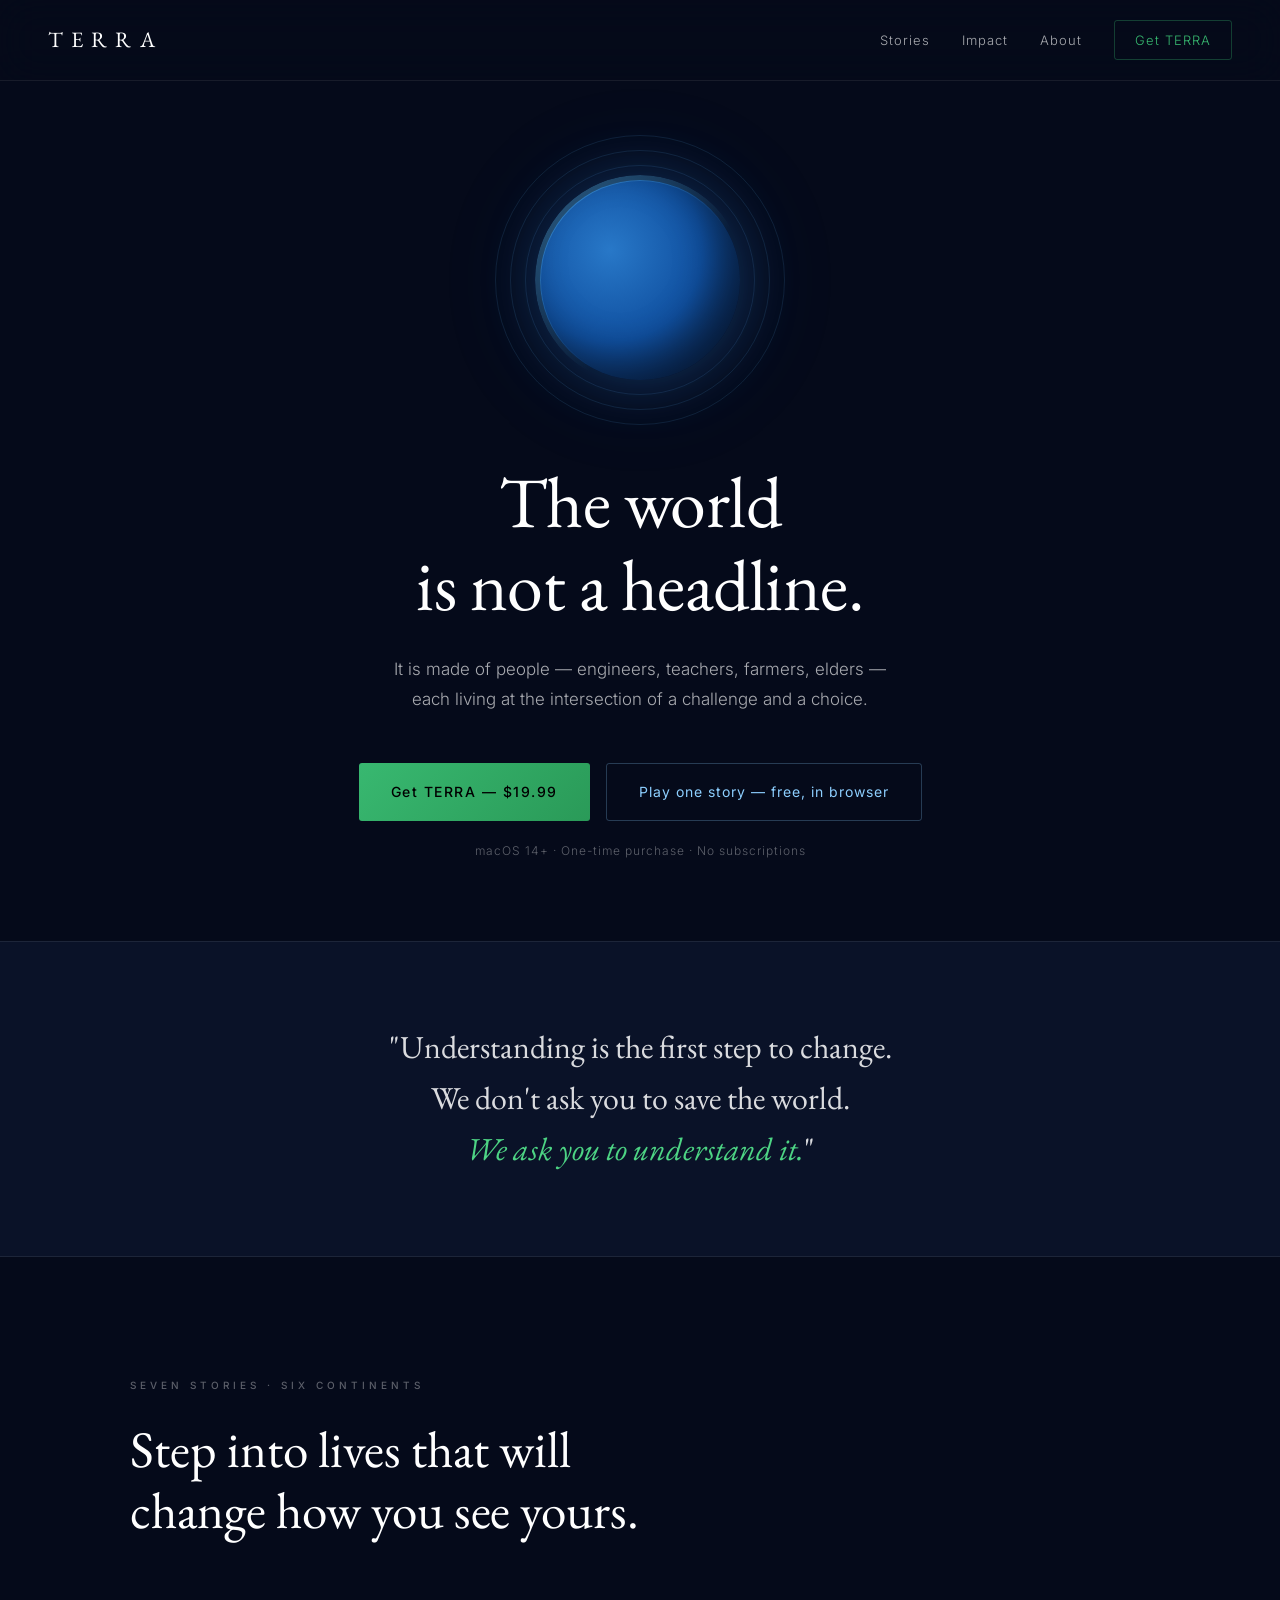
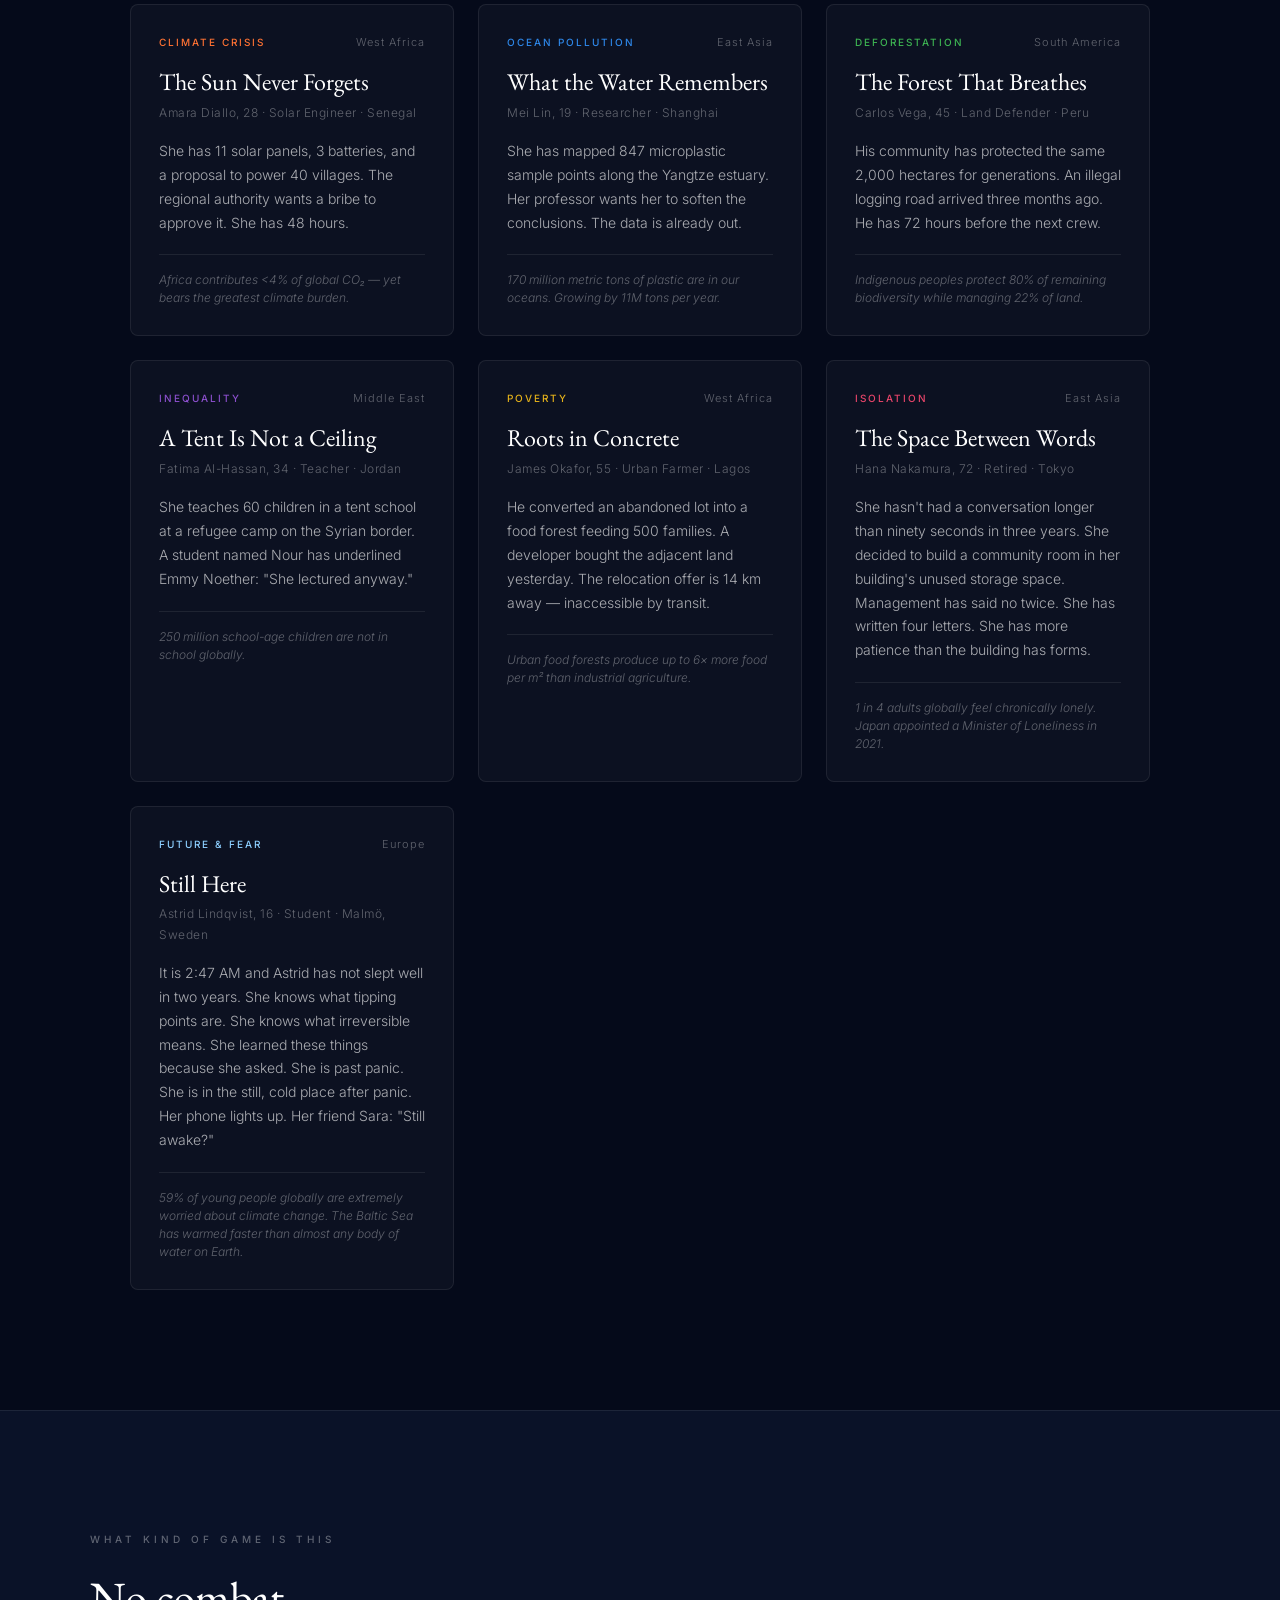
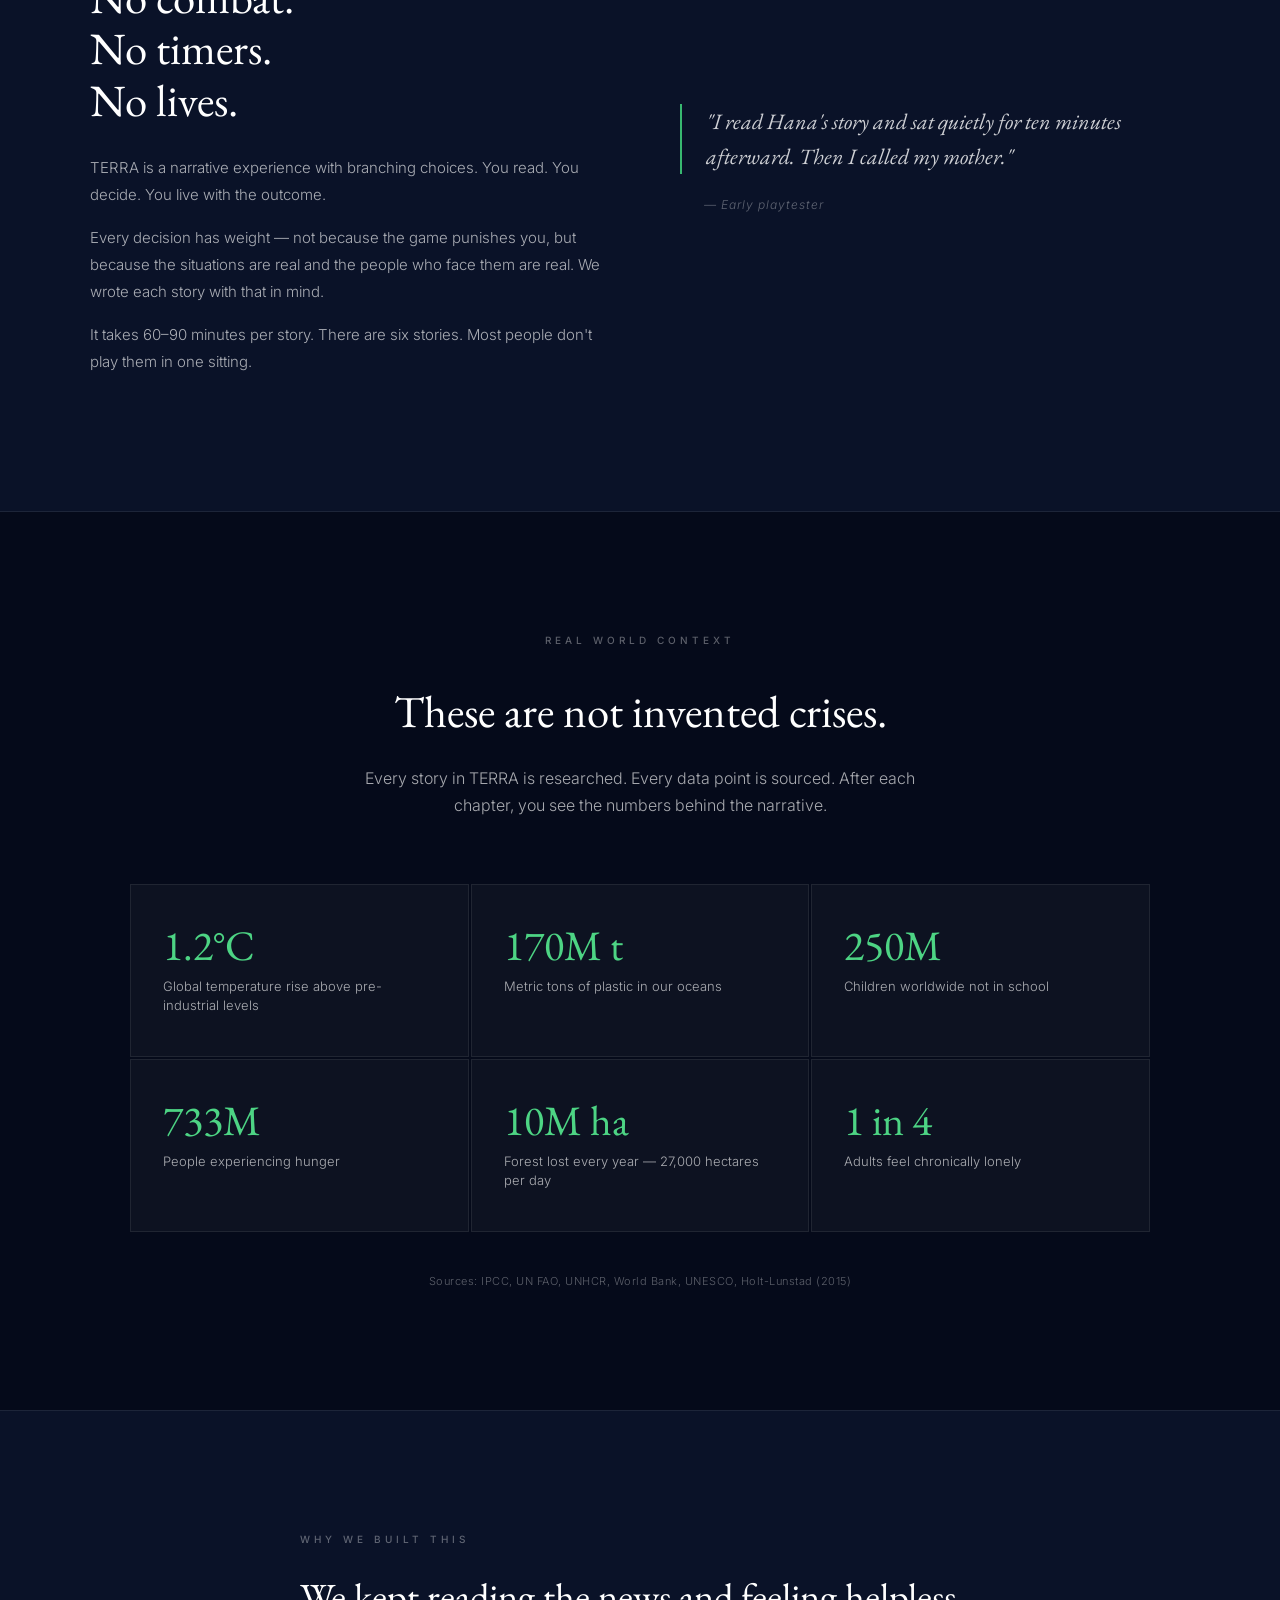
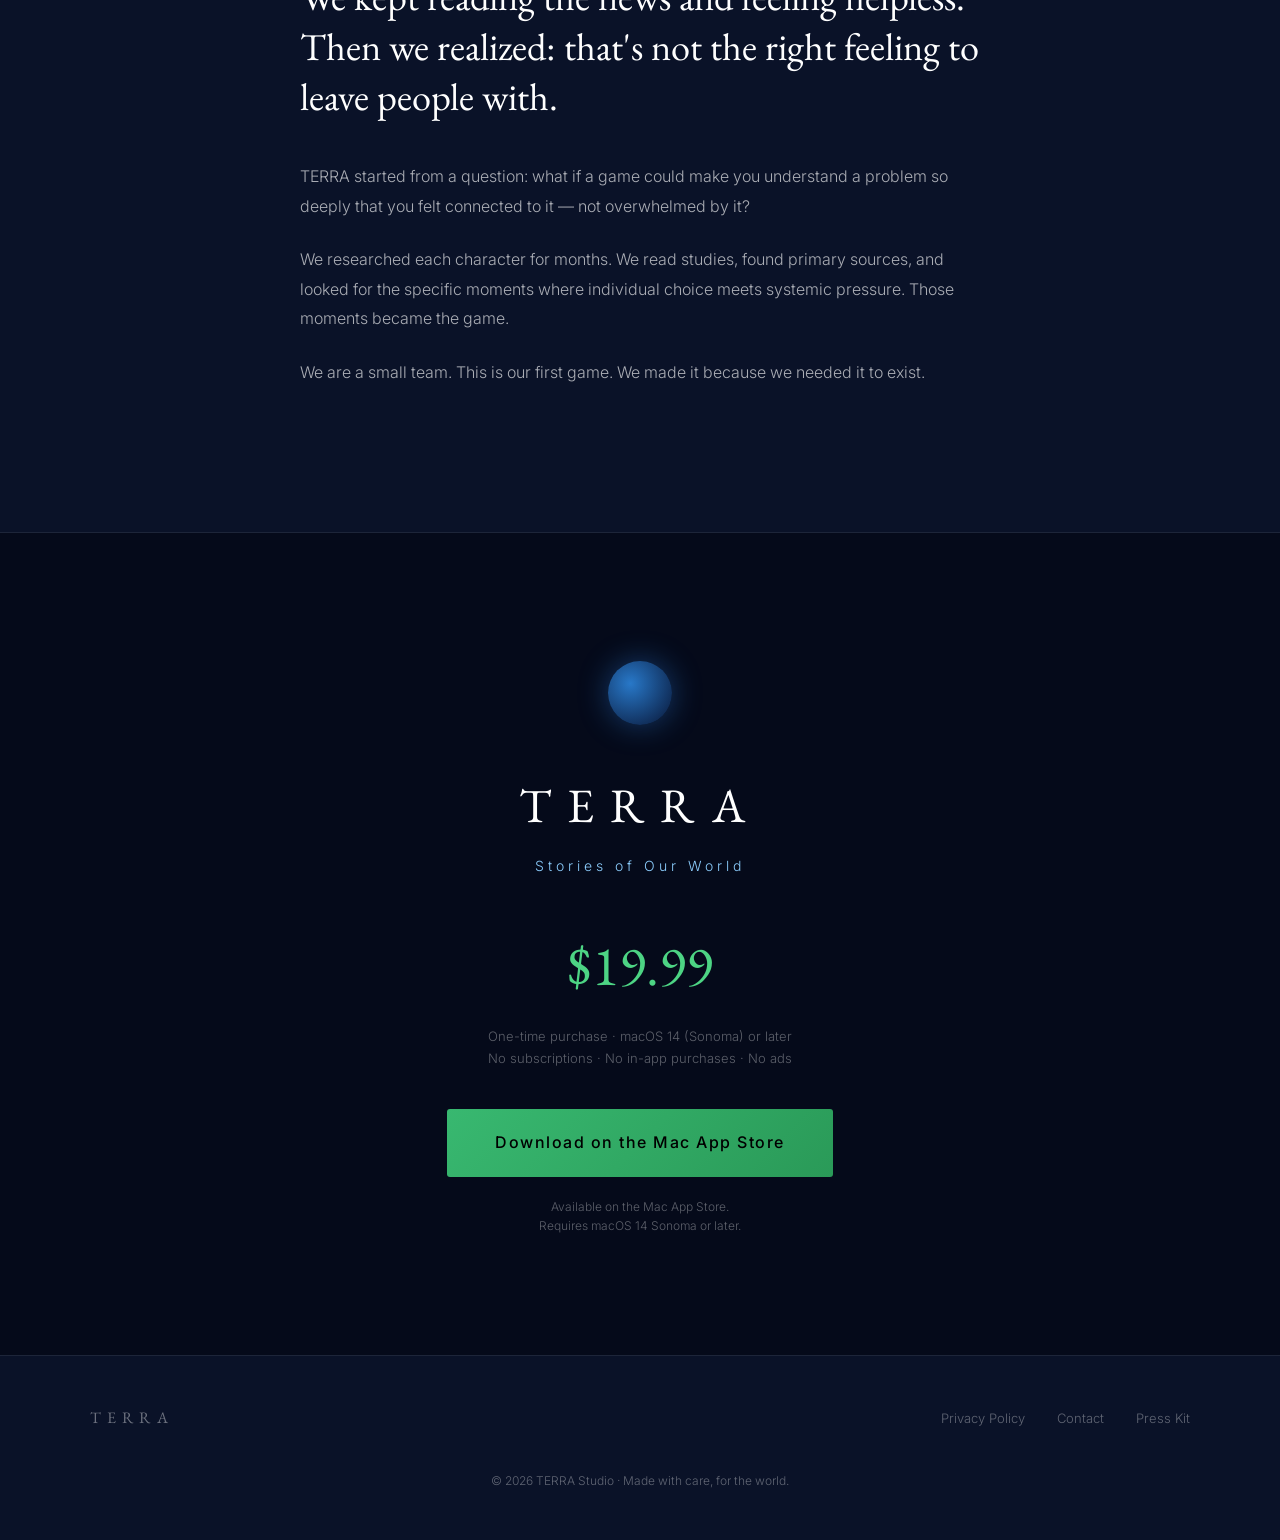
<file: website/index.html>
<!DOCTYPE html>
<html lang="en">
<head>
  <meta charset="UTF-8">
  <meta name="viewport" content="width=device-width, initial-scale=1.0">
  <meta name="description" content="TERRA — Six stories from six continents. A narrative game about the real decisions humanity faces, right now.">
  <meta property="og:title" content="TERRA — Stories of Our World">
  <meta property="og:description" content="Seven stories. Six continents. Step into lives at the edge of the world's most urgent challenges. A game for Mac.">
  <meta property="og:image" content="/assets/og-image.jpg">
  <meta name="theme-color" content="#050A1A">
  <title>TERRA — Stories of Our World</title>
  <link rel="stylesheet" href="css/style.css">
  <link rel="preconnect" href="https://fonts.googleapis.com">
  <link href="https://fonts.googleapis.com/css2?family=EB+Garamond:ital,wght@0,400;0,500;1,400&family=Inter:wght@300;400;500&display=swap" rel="stylesheet">
</head>
<body>

  <!-- Navigation -->
  <nav class="nav">
    <div class="nav-logo">TERRA</div>
    <div class="nav-links">
      <a href="#stories">Stories</a>
      <a href="#impact">Impact</a>
      <a href="#about">About</a>
      <a href="#get" class="nav-cta">Get TERRA</a>
    </div>
  </nav>

  <!-- Hero -->
  <section class="hero">
    <div class="hero-globe">
      <div class="globe-inner"></div>
      <div class="globe-atmosphere"></div>
      <div class="globe-ring ring-1"></div>
      <div class="globe-ring ring-2"></div>
      <div class="globe-ring ring-3"></div>
    </div>

    <div class="hero-text">
      <h1 class="hero-title">The world<br>is not a headline.</h1>
      <p class="hero-subtitle">
        It is made of people — engineers, teachers, farmers, elders —<br>
        each living at the intersection of a challenge and a choice.
      </p>
      <div class="hero-actions">
        <a href="#get" class="btn-primary">Get TERRA — $19.99</a>
        <a href="/demo.html" class="btn-ghost">Play one story — free, in browser</a>
      </div>
      <p class="hero-note">macOS 14+  ·  One-time purchase  ·  No subscriptions</p>
    </div>
  </section>

  <!-- Manifesto strip -->
  <section class="manifesto">
    <p>
      "Understanding is the first step to change.<br>
      We don't ask you to save the world.<br>
      <em>We ask you to understand it.</em>"
    </p>
  </section>

  <!-- Stories -->
  <section class="stories" id="stories">
    <div class="section-label">SEVEN STORIES · SIX CONTINENTS</div>
    <h2>Step into lives that will<br>change how you see yours.</h2>

    <div class="story-grid">

      <article class="story-card" data-color="#FF7233">
        <div class="story-card-header">
          <span class="story-tag">Climate Crisis</span>
          <span class="story-region">West Africa</span>
        </div>
        <h3>The Sun Never Forgets</h3>
        <p class="story-character">Amara Diallo, 28 · Solar Engineer · Senegal</p>
        <p class="story-excerpt">
          She has 11 solar panels, 3 batteries, and a proposal to power 40 villages.
          The regional authority wants a bribe to approve it.
          She has 48 hours.
        </p>
        <div class="story-data">
          Africa contributes &lt;4% of global CO₂ — yet bears the greatest climate burden.
        </div>
      </article>

      <article class="story-card" data-color="#2E87E8">
        <div class="story-card-header">
          <span class="story-tag">Ocean Pollution</span>
          <span class="story-region">East Asia</span>
        </div>
        <h3>What the Water Remembers</h3>
        <p class="story-character">Mei Lin, 19 · Researcher · Shanghai</p>
        <p class="story-excerpt">
          She has mapped 847 microplastic sample points along the Yangtze estuary.
          Her professor wants her to soften the conclusions.
          The data is already out.
        </p>
        <div class="story-data">
          170 million metric tons of plastic are in our oceans. Growing by 11M tons per year.
        </div>
      </article>

      <article class="story-card" data-color="#3DB352">
        <div class="story-card-header">
          <span class="story-tag">Deforestation</span>
          <span class="story-region">South America</span>
        </div>
        <h3>The Forest That Breathes</h3>
        <p class="story-character">Carlos Vega, 45 · Land Defender · Peru</p>
        <p class="story-excerpt">
          His community has protected the same 2,000 hectares for generations.
          An illegal logging road arrived three months ago.
          He has 72 hours before the next crew.
        </p>
        <div class="story-data">
          Indigenous peoples protect 80% of remaining biodiversity while managing 22% of land.
        </div>
      </article>

      <article class="story-card" data-color="#8B4FCC">
        <div class="story-card-header">
          <span class="story-tag">Inequality</span>
          <span class="story-region">Middle East</span>
        </div>
        <h3>A Tent Is Not a Ceiling</h3>
        <p class="story-character">Fatima Al-Hassan, 34 · Teacher · Jordan</p>
        <p class="story-excerpt">
          She teaches 60 children in a tent school at a refugee camp on the Syrian border.
          A student named Nour has underlined Emmy Noether:
          "She lectured anyway."
        </p>
        <div class="story-data">
          250 million school-age children are not in school globally.
        </div>
      </article>

      <article class="story-card" data-color="#E5B21A">
        <div class="story-card-header">
          <span class="story-tag">Poverty</span>
          <span class="story-region">West Africa</span>
        </div>
        <h3>Roots in Concrete</h3>
        <p class="story-character">James Okafor, 55 · Urban Farmer · Lagos</p>
        <p class="story-excerpt">
          He converted an abandoned lot into a food forest feeding 500 families.
          A developer bought the adjacent land yesterday.
          The relocation offer is 14 km away — inaccessible by transit.
        </p>
        <div class="story-data">
          Urban food forests produce up to 6× more food per m² than industrial agriculture.
        </div>
      </article>

      <article class="story-card" data-color="#E8456A">
        <div class="story-card-header">
          <span class="story-tag">Isolation</span>
          <span class="story-region">East Asia</span>
        </div>
        <h3>The Space Between Words</h3>
        <p class="story-character">Hana Nakamura, 72 · Retired · Tokyo</p>
        <p class="story-excerpt">
          She hasn't had a conversation longer than ninety seconds in three years.
          She decided to build a community room in her building's unused storage space.
          Management has said no twice.
          She has written four letters.
          She has more patience than the building has forms.
        </p>
        <div class="story-data">
          1 in 4 adults globally feel chronically lonely. Japan appointed a Minister of Loneliness in 2021.
        </div>
      </article>

      <article class="story-card" data-color="#8DCFFF">
        <div class="story-card-header">
          <span class="story-tag">Future &amp; Fear</span>
          <span class="story-region">Europe</span>
        </div>
        <h3>Still Here</h3>
        <p class="story-character">Astrid Lindqvist, 16 · Student · Malmö, Sweden</p>
        <p class="story-excerpt">
          It is 2:47 AM and Astrid has not slept well in two years.
          She knows what tipping points are. She knows what irreversible means.
          She learned these things because she asked.
          She is past panic. She is in the still, cold place after panic.
          Her phone lights up. Her friend Sara: "Still awake?"
        </p>
        <div class="story-data">
          59% of young people globally are extremely worried about climate change. The Baltic Sea has warmed faster than almost any body of water on Earth.
        </div>
      </article>

    </div>
  </section>

  <!-- How it feels -->
  <section class="feel">
    <div class="feel-inner">
      <div class="feel-text">
        <div class="section-label">WHAT KIND OF GAME IS THIS</div>
        <h2>No combat.<br>No timers.<br>No lives.</h2>
        <p>
          TERRA is a narrative experience with branching choices.
          You read. You decide. You live with the outcome.
        </p>
        <p>
          Every decision has weight — not because the game punishes you,
          but because the situations are real and the people who face them
          are real. We wrote each story with that in mind.
        </p>
        <p>
          It takes 60–90 minutes per story. There are six stories.
          Most people don't play them in one sitting.
        </p>
      </div>
      <div class="feel-quote">
        <blockquote>
          "I read Hana's story and sat quietly for ten minutes afterward.
          Then I called my mother."
        </blockquote>
        <cite>— Early playtester</cite>
      </div>
    </div>
  </section>

  <!-- Real data section -->
  <section class="impact" id="impact">
    <div class="section-label">REAL WORLD CONTEXT</div>
    <h2>These are not invented crises.</h2>
    <p class="impact-sub">
      Every story in TERRA is researched. Every data point is sourced.
      After each chapter, you see the numbers behind the narrative.
    </p>

    <div class="data-grid">
      <div class="data-card">
        <div class="data-number">1.2°C</div>
        <div class="data-label">Global temperature rise above pre-industrial levels</div>
      </div>
      <div class="data-card">
        <div class="data-number">170M t</div>
        <div class="data-label">Metric tons of plastic in our oceans</div>
      </div>
      <div class="data-card">
        <div class="data-number">250M</div>
        <div class="data-label">Children worldwide not in school</div>
      </div>
      <div class="data-card">
        <div class="data-number">733M</div>
        <div class="data-label">People experiencing hunger</div>
      </div>
      <div class="data-card">
        <div class="data-number">10M ha</div>
        <div class="data-label">Forest lost every year — 27,000 hectares per day</div>
      </div>
      <div class="data-card">
        <div class="data-number">1 in 4</div>
        <div class="data-label">Adults feel chronically lonely</div>
      </div>
    </div>

    <p class="impact-footer">
      Sources: IPCC, UN FAO, UNHCR, World Bank, UNESCO, Holt-Lunstad (2015)
    </p>
  </section>

  <!-- About -->
  <section class="about" id="about">
    <div class="about-inner">
      <div class="section-label">WHY WE BUILT THIS</div>
      <h2>We kept reading the news and feeling helpless.<br>
      Then we realized: that's not the right feeling to leave people with.</h2>
      <p>
        TERRA started from a question: what if a game could make you understand
        a problem so deeply that you felt connected to it — not overwhelmed by it?
      </p>
      <p>
        We researched each character for months. We read studies, found primary sources,
        and looked for the specific moments where individual choice meets systemic pressure.
        Those moments became the game.
      </p>
      <p>
        We are a small team. This is our first game.
        We made it because we needed it to exist.
      </p>
    </div>
  </section>

  <!-- Get the game -->
  <section class="get" id="get">
    <div class="get-inner">
      <div class="get-globe">
        <div class="globe-inner-sm"></div>
      </div>
      <h2>TERRA</h2>
      <p class="get-tagline">Stories of Our World</p>
      <div class="get-price">$19.99</div>
      <p class="get-details">
        One-time purchase · macOS 14 (Sonoma) or later<br>
        No subscriptions · No in-app purchases · No ads
      </p>
      <a href="#" class="btn-primary btn-large">
        Download on the Mac App Store
      </a>
      <p class="get-note">
        Available on the Mac App Store.<br>
        Requires macOS 14 Sonoma or later.
      </p>
    </div>
  </section>

  <!-- Footer -->
  <footer class="footer">
    <div class="footer-inner">
      <div class="footer-logo">TERRA</div>
      <div class="footer-links">
        <a href="/privacy">Privacy Policy</a>
        <a href="mailto:hello@terraapp.world">Contact</a>
        <a href="/press">Press Kit</a>
      </div>
      <p class="footer-copy">
        © 2026 TERRA Studio · Made with care, for the world.
      </p>
    </div>
  </footer>

  <script src="js/main.js"></script>
</body>
</html>
</file>
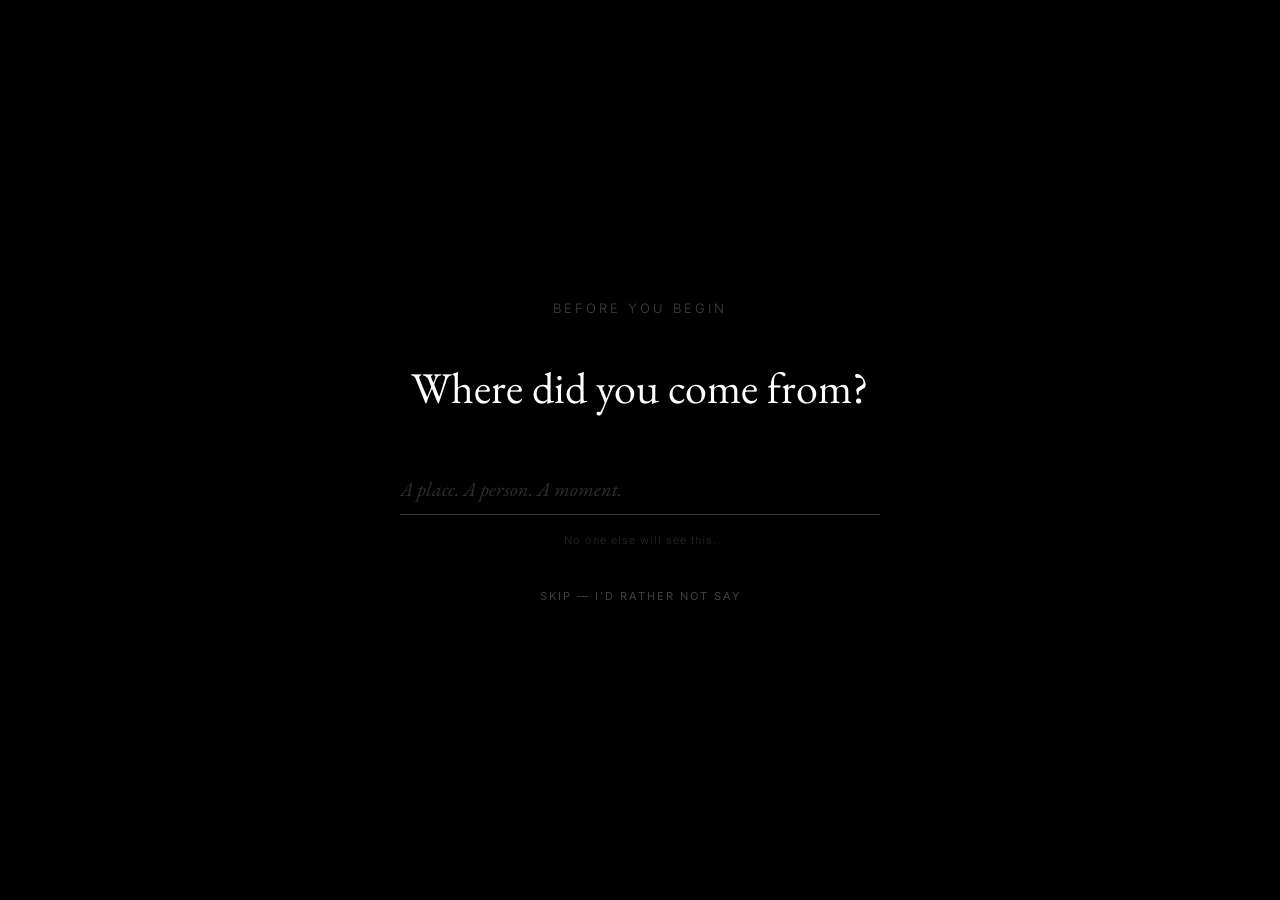
<file: website/demo.html>
<!DOCTYPE html>
<html lang="en">
<head>
  <meta charset="UTF-8">
  <meta name="viewport" content="width=device-width, initial-scale=1.0">
  <title>TERRA — Hana's Story</title>
  <link rel="preconnect" href="https://fonts.googleapis.com">
  <link href="https://fonts.googleapis.com/css2?family=EB+Garamond:ital,wght@0,400;0,500;1,400&family=Inter:wght@300;400;500&display=swap" rel="stylesheet">
  <style>
    :root {
      --bg:          #050A1A;
      --bg-light:    #0A1228;
      --green:       #38B870;
      --green-soft:  #4DD484;
      --blue:        #2E87E8;
      --text:        rgba(255,255,255,0.92);
      --text-mid:    rgba(255,255,255,0.60);
      --text-dim:    rgba(255,255,255,0.30);
      --border:      rgba(255,255,255,0.08);
      --pink:        #f07070;

      --serif: 'EB Garamond', Georgia, serif;
      --sans:  'Inter', -apple-system, sans-serif;
    }

    *, *::before, *::after { box-sizing: border-box; margin: 0; padding: 0; }
    html { scroll-behavior: smooth; }

    body {
      background: var(--bg);
      color: var(--text);
      font-family: var(--sans);
      font-weight: 300;
      line-height: 1.7;
      min-height: 100vh;
      display: flex;
      flex-direction: column;
      align-items: center;
      justify-content: center;
    }

    /* ── Screens ── */
    .screen {
      display: none;
      flex-direction: column;
      align-items: center;
      justify-content: center;
      min-height: 100vh;
      width: 100%;
      padding: 60px 24px;
      animation: fadeIn 0.9s ease forwards;
    }
    .screen.active { display: flex; }

    @keyframes fadeIn {
      from { opacity: 0; transform: translateY(12px); }
      to   { opacity: 1; transform: translateY(0);    }
    }

    /* ── Origin screen ── */
    #screen-origin {
      background: #000;
    }
    .origin-inner {
      max-width: 480px;
      width: 100%;
      text-align: center;
    }
    .origin-pre {
      font-size: 13px;
      letter-spacing: 3px;
      color: rgba(255,255,255,0.25);
      text-transform: uppercase;
      margin-bottom: 40px;
    }
    .origin-q {
      font-family: var(--serif);
      font-size: clamp(28px, 5vw, 44px);
      font-weight: 400;
      color: #fff;
      margin-bottom: 48px;
      line-height: 1.3;
    }
    .origin-input-wrap {
      position: relative;
      margin-bottom: 16px;
    }
    .origin-input {
      width: 100%;
      background: transparent;
      border: none;
      border-bottom: 1px solid rgba(255,255,255,0.2);
      padding: 12px 0;
      font-family: var(--serif);
      font-size: 20px;
      color: #fff;
      outline: none;
    }
    .origin-input::placeholder {
      color: rgba(255,255,255,0.18);
      font-style: italic;
    }
    .origin-private {
      font-size: 11px;
      letter-spacing: 1px;
      color: rgba(255,255,255,0.15);
      margin-bottom: 40px;
    }
    .origin-actions {
      display: flex;
      gap: 24px;
      justify-content: center;
      align-items: center;
    }
    .btn-ghost-white {
      font-size: 11px;
      letter-spacing: 2px;
      text-transform: uppercase;
      color: rgba(255,255,255,0.25);
      cursor: pointer;
      background: none;
      border: none;
      font-family: var(--sans);
    }
    .btn-enter {
      font-size: 14px;
      letter-spacing: 2px;
      color: rgba(255,255,255,0.7);
      cursor: pointer;
      background: none;
      border: none;
      font-family: var(--serif);
      font-style: italic;
      display: none;
    }

    /* ── Title card ── */
    #screen-title {
      background: var(--bg);
      text-align: center;
    }
    .story-label {
      font-size: 10px;
      letter-spacing: 4px;
      text-transform: uppercase;
      color: var(--text-dim);
      margin-bottom: 20px;
    }
    .story-title {
      font-family: var(--serif);
      font-size: clamp(36px, 6vw, 60px);
      color: var(--text);
      margin-bottom: 12px;
      font-weight: 400;
    }
    .story-sub {
      font-family: var(--serif);
      font-size: 18px;
      font-style: italic;
      color: var(--text-mid);
      margin-bottom: 48px;
    }
    .char-meta {
      font-size: 13px;
      letter-spacing: 1px;
      color: var(--text-dim);
      margin-bottom: 56px;
    }
    .data-pill {
      display: inline-block;
      padding: 10px 20px;
      border: 1px solid rgba(255,138,138,0.3);
      border-radius: 4px;
      font-size: 12px;
      color: var(--pink);
      margin-bottom: 56px;
      max-width: 480px;
      text-align: center;
      line-height: 1.6;
    }

    /* ── Scene ── */
    .scene-inner {
      max-width: 680px;
      width: 100%;
    }
    .scene-num {
      font-size: 10px;
      letter-spacing: 4px;
      text-transform: uppercase;
      color: var(--text-dim);
      margin-bottom: 32px;
    }
    .narrative {
      font-family: var(--serif);
      font-size: clamp(17px, 2.5vw, 20px);
      color: var(--text);
      line-height: 1.9;
      margin-bottom: 48px;
    }
    .narrative p + p {
      margin-top: 20px;
    }
    .choice-prompt {
      font-size: 11px;
      letter-spacing: 3px;
      text-transform: uppercase;
      color: var(--text-dim);
      margin-bottom: 20px;
    }
    .choices {
      display: flex;
      flex-direction: column;
      gap: 12px;
    }
    .choice-btn {
      background: none;
      border: 1px solid var(--border);
      border-radius: 6px;
      padding: 18px 24px;
      text-align: left;
      cursor: pointer;
      font-family: var(--serif);
      font-size: 16px;
      color: var(--text-mid);
      line-height: 1.6;
      transition: all 0.2s;
      display: flex;
      align-items: flex-start;
      gap: 14px;
    }
    .choice-btn:hover {
      border-color: rgba(255,255,255,0.25);
      color: var(--text);
      background: rgba(255,255,255,0.03);
    }
    .choice-dot {
      width: 8px;
      height: 8px;
      border-radius: 50%;
      border: 1px solid rgba(255,255,255,0.3);
      flex-shrink: 0;
      margin-top: 7px;
    }

    /* ── Outcome ── */
    .outcome-inner {
      max-width: 680px;
      width: 100%;
    }
    .outcome-label {
      font-size: 10px;
      letter-spacing: 4px;
      text-transform: uppercase;
      color: var(--green-soft);
      margin-bottom: 24px;
    }
    .chosen-text {
      font-family: var(--serif);
      font-size: 15px;
      font-style: italic;
      color: var(--text-dim);
      margin-bottom: 28px;
      padding-left: 16px;
      border-left: 2px solid rgba(255,255,255,0.1);
    }
    .outcome-text {
      font-family: var(--serif);
      font-size: clamp(17px, 2.5vw, 20px);
      color: var(--text);
      line-height: 1.9;
      margin-bottom: 40px;
    }
    .real-world-box {
      background: rgba(255,138,138,0.05);
      border: 1px solid rgba(255,138,138,0.15);
      border-radius: 6px;
      padding: 20px 24px;
      margin-bottom: 48px;
    }
    .rw-label {
      font-size: 9px;
      letter-spacing: 3px;
      text-transform: uppercase;
      color: var(--pink);
      margin-bottom: 10px;
    }
    .rw-text {
      font-size: 13px;
      color: rgba(255,255,255,0.55);
      line-height: 1.8;
    }

    /* ── Reflection ── */
    #screen-reflect {
      text-align: center;
    }
    .reflect-inner {
      max-width: 600px;
      width: 100%;
    }
    .reflect-q {
      font-family: var(--serif);
      font-size: clamp(28px, 4vw, 42px);
      color: var(--text);
      line-height: 1.3;
      margin-bottom: 12px;
    }
    .reflect-context {
      font-size: 14px;
      color: var(--text-dim);
      margin-bottom: 40px;
      font-style: italic;
    }
    .stance-btn {
      display: block;
      width: 100%;
      background: none;
      border: 1px solid var(--border);
      border-radius: 6px;
      padding: 14px 20px;
      text-align: left;
      cursor: pointer;
      font-family: var(--serif);
      font-size: 16px;
      color: var(--text-mid);
      margin-bottom: 10px;
      transition: all 0.2s;
    }
    .stance-btn:hover {
      border-color: rgba(255,255,255,0.25);
      color: var(--text);
    }
    .stance-btn.selected {
      border-color: var(--green);
      color: var(--text);
      background: rgba(56,184,112,0.07);
    }

    /* ── Mirror/Closing ── */
    #screen-mirror {
      text-align: center;
      background: #000;
    }
    .mirror-inner {
      max-width: 560px;
    }
    .mirror-pre {
      font-size: 11px;
      letter-spacing: 3px;
      color: rgba(255,255,255,0.25);
      text-transform: uppercase;
      margin-bottom: 24px;
    }
    .mirror-origin {
      font-family: var(--serif);
      font-size: clamp(20px, 3.5vw, 30px);
      color: rgba(255,255,255,0.7);
      font-style: italic;
      margin-bottom: 16px;
    }
    .mirror-arrow {
      font-size: 22px;
      color: rgba(255,255,255,0.2);
      margin: 20px 0;
    }
    .mirror-stance {
      font-family: var(--serif);
      font-size: clamp(18px, 3vw, 26px);
      color: var(--text);
      line-height: 1.5;
      margin-bottom: 48px;
    }

    /* ── CTA ── */
    #screen-cta {
      text-align: center;
      background: var(--bg);
    }
    .cta-inner {
      max-width: 560px;
    }
    .terra-wordmark {
      font-family: var(--serif);
      font-size: 56px;
      letter-spacing: 16px;
      color: var(--text);
      margin-bottom: 8px;
    }
    .cta-tagline {
      font-family: var(--serif);
      font-size: 18px;
      font-style: italic;
      color: var(--text-mid);
      margin-bottom: 40px;
    }
    .cta-dedication {
      font-family: var(--serif);
      font-size: 16px;
      color: var(--text-mid);
      line-height: 1.8;
      margin-bottom: 48px;
    }
    .cta-price-block {
      padding: 32px 48px;
      border: 1px solid var(--border);
      border-radius: 10px;
      margin-bottom: 32px;
      background: rgba(255,255,255,0.03);
    }
    .cta-price {
      font-size: 48px;
      font-weight: 300;
      color: var(--green-soft);
      margin-bottom: 8px;
    }
    .cta-price-detail {
      font-size: 13px;
      color: var(--text-dim);
      letter-spacing: 1px;
    }
    .cta-features {
      list-style: none;
      display: flex;
      flex-direction: column;
      gap: 8px;
      margin: 24px 0;
      font-size: 14px;
      color: var(--text-mid);
    }
    .cta-features li::before {
      content: "·  ";
      color: var(--green);
    }
    .btn-appstore {
      display: inline-block;
      padding: 16px 48px;
      background: var(--green);
      color: #000;
      border-radius: 6px;
      font-size: 15px;
      font-weight: 500;
      letter-spacing: 2px;
      text-transform: uppercase;
      cursor: pointer;
      border: none;
      text-decoration: none;
      margin-bottom: 20px;
      transition: background 0.2s;
    }
    .btn-appstore:hover { background: var(--green-soft); }
    .cta-note {
      font-size: 12px;
      color: var(--text-dim);
      letter-spacing: 1px;
    }

    /* ── Shared button ── */
    .btn-continue {
      display: inline-flex;
      align-items: center;
      gap: 8px;
      font-size: 13px;
      letter-spacing: 2px;
      text-transform: uppercase;
      color: var(--text-mid);
      cursor: pointer;
      background: none;
      border: 1px solid var(--border);
      border-radius: 4px;
      padding: 12px 28px;
      font-family: var(--sans);
      transition: all 0.2s;
    }
    .btn-continue:hover {
      color: var(--text);
      border-color: rgba(255,255,255,0.25);
    }

    /* ── Progress bar ── */
    .progress-bar {
      position: fixed;
      top: 0;
      left: 0;
      height: 2px;
      background: var(--green);
      transition: width 0.6s ease;
      z-index: 100;
    }

    /* ── Separator ── */
    .hr {
      width: 40px;
      height: 1px;
      background: var(--border);
      margin: 32px auto;
    }
  </style>
</head>
<body>

<div class="progress-bar" id="progress"></div>

<!-- ──────────────────────── ORIGIN ──────────────────────── -->
<div class="screen active" id="screen-origin">
  <div class="origin-inner">
    <p class="origin-pre">Before you begin</p>
    <h1 class="origin-q">Where did you come from?</h1>
    <div class="origin-input-wrap">
      <input
        class="origin-input"
        id="origin-field"
        type="text"
        placeholder="A place. A person. A moment."
        autocomplete="off"
        maxlength="120"
      />
    </div>
    <p class="origin-private">No one else will see this.</p>
    <div class="origin-actions">
      <button class="btn-ghost-white" onclick="skipOrigin()">Skip — I'd rather not say</button>
      <button class="btn-enter" id="btn-enter-world" onclick="enterWorld()">Enter the world →</button>
    </div>
  </div>
</div>

<!-- ──────────────────────── TITLE ──────────────────────── -->
<div class="screen" id="screen-title">
  <p class="story-label">TERRA · One of Seven Stories</p>
  <h1 class="story-title">The Space Between Words</h1>
  <p class="story-sub">Hana's Story</p>
  <p class="char-meta">Hana Nakamura · 72 · Retired Nurse · Tokyo, Japan</p>
  <div class="data-pill">
    Chronic loneliness is now as dangerous to health as smoking 15 cigarettes a day.<br>
    Japan became the first country to appoint a Minister of Loneliness in 2021.
  </div>
  <button class="btn-continue" onclick="showScene(1)">Begin her story</button>
</div>

<!-- ──────────────────────── SCENE 1 ──────────────────────── -->
<div class="screen" id="screen-scene-1">
  <div class="scene-inner">
    <p class="scene-num">Scene 1 of 3 — Tokyo</p>
    <div class="narrative" id="narrative-1"></div>
    <p class="choice-prompt">What do you do?</p>
    <div class="choices" id="choices-1"></div>
  </div>
</div>

<!-- ──────────────────────── OUTCOME 1 ──────────────────────── -->
<div class="screen" id="screen-outcome-1">
  <div class="outcome-inner">
    <p class="outcome-label">Outcome</p>
    <p class="chosen-text" id="chosen-text-1"></p>
    <div class="narrative" id="outcome-text-1"></div>
    <div class="real-world-box">
      <p class="rw-label">Real World Context</p>
      <p class="rw-text">In Japan, 1 in 3 people over 65 live alone. Studies show that social isolation is linked to a 26% increase in the risk of premature death — equivalent to smoking 15 cigarettes a day. The Tokyo metropolitan government launched a "loneliness task force" in 2020 after studies found 40% of elderly residents had no meaningful social contact.</p>
    </div>
    <button class="btn-continue" onclick="showScene(2)">Continue →</button>
  </div>
</div>

<!-- ──────────────────────── SCENE 2 ──────────────────────── -->
<div class="screen" id="screen-scene-2">
  <div class="scene-inner">
    <p class="scene-num">Scene 2 of 3 — The community room</p>
    <div class="narrative" id="narrative-2"></div>
    <p class="choice-prompt">What do you do?</p>
    <div class="choices" id="choices-2"></div>
  </div>
</div>

<!-- ──────────────────────── OUTCOME 2 ──────────────────────── -->
<div class="screen" id="screen-outcome-2">
  <div class="outcome-inner">
    <p class="outcome-label">Outcome</p>
    <p class="chosen-text" id="chosen-text-2"></p>
    <div class="narrative" id="outcome-text-2"></div>
    <div class="real-world-box">
      <p class="rw-label">Real World Context</p>
      <p class="rw-text">Grief and loneliness are deeply intertwined. Research by Cacioppo & Patrick shows that feeling socially connected — even in silence, in the presence of another — reduces cortisol levels and activates the same neural pathways as physical safety. A space doesn't need words to be healing.</p>
    </div>
    <button class="btn-continue" onclick="showScene(3)">Continue →</button>
  </div>
</div>

<!-- ──────────────────────── SCENE 3 ──────────────────────── -->
<div class="screen" id="screen-scene-3">
  <div class="scene-inner">
    <p class="scene-num">Scene 3 of 3 — Two years later</p>
    <div class="narrative" id="narrative-3"></div>
    <p class="choice-prompt">What do you do?</p>
    <div class="choices" id="choices-3"></div>
  </div>
</div>

<!-- ──────────────────────── OUTCOME 3 ──────────────────────── -->
<div class="screen" id="screen-outcome-3">
  <div class="outcome-inner">
    <p class="outcome-label">Outcome</p>
    <p class="chosen-text" id="chosen-text-3"></p>
    <div class="narrative" id="outcome-text-3"></div>
    <div class="real-world-box">
      <p class="rw-label">Real World Context</p>
      <p class="rw-text">Japan's Ministry of Health estimates that 6 million people over 65 live in deep social isolation. Community-based initiatives — not apps, not programs — are consistently found to be the most effective intervention. The UK's Campaign to End Loneliness found that belonging starts with one consistent, low-stakes space.</p>
    </div>
    <div class="hr"></div>
    <button class="btn-continue" onclick="showReflect()">Hana's story is complete →</button>
  </div>
</div>

<!-- ──────────────────────── REFLECT ──────────────────────── -->
<div class="screen" id="screen-reflect">
  <div class="reflect-inner">
    <p style="font-size:13px;letter-spacing:2px;color:var(--text-dim);margin-bottom:28px;text-transform:uppercase;">After Hana's story —</p>
    <h2 class="reflect-q">What do<br>you think?</h2>
    <p class="reflect-context">There is no right answer. This is yours alone.</p>
    <div id="stances"></div>
    <button class="btn-continue" id="btn-reflect-continue" style="display:none;margin-top:24px;" onclick="showMirror()">Continue →</button>
  </div>
</div>

<!-- ──────────────────────── MIRROR ──────────────────────── -->
<div class="screen" id="screen-mirror">
  <div class="mirror-inner">
    <p class="mirror-pre">At the beginning, you wrote:</p>
    <p class="mirror-origin" id="mirror-origin-text"></p>
    <p class="mirror-arrow">↓</p>
    <p class="mirror-stance" id="mirror-stance-text"></p>
    <div class="hr"></div>
    <button class="btn-continue" onclick="showCTA()">What is TERRA? →</button>
  </div>
</div>

<!-- ──────────────────────── CTA ──────────────────────── -->
<div class="screen" id="screen-cta">
  <div class="cta-inner">
    <p class="terra-wordmark">TERRA</p>
    <p class="cta-tagline">Stories of Our World</p>

    <p class="cta-dedication">
      This was one of seven stories.<br>
      There are six more — across six continents, seven lives, seven sets of choices.<br>
      Each one ends the same way: with your own voice, reflected back to you.
    </p>

    <div class="cta-price-block">
      <p class="cta-price">$19.99</p>
      <p class="cta-price-detail">One-time purchase · No subscription</p>
      <ul class="cta-features">
        <li>Seven complete stories, all sourced from real research</li>
        <li>Your choices shape each outcome — nothing is decorative</li>
        <li>Your origin answer echoes back at the end of the game</li>
        <li>Zero data collection · Fully offline · macOS native</li>
        <li>Credits cite every source, every voice, the baby</li>
      </ul>
    </div>

    <a href="https://apps.apple.com" class="btn-appstore">Download on Mac App Store</a>
    <p class="cta-note">macOS 14 (Sonoma) or later · Available 2026</p>

    <div class="hr"></div>
    <p style="font-size:12px;color:var(--text-dim);font-style:italic;font-family:var(--serif);line-height:1.8;margin-top:16px;">
      "This game is dedicated to everyone<br>
      who kept going after understanding the scale of it."
    </p>
  </div>
</div>

<script>
  /* ── Story data ── */
  const story = {
    scenes: [
      {
        narrative: `Hana Nakamura retired three years ago and has not had a conversation longer than ninety seconds since. Not from her neighbors. Not from her building's automated food delivery. Not from the care-app on her phone.\n\nShe has decided to build a community room — in her own building's unused storage space. The building management has said no twice. She has written four letters. She is 72 years old, and she has more patience than the building has forms.`,
        choices: [
          {
            text: "Appeal to the building's legal obligation to provide community space.",
            outcome: "You spend six weeks researching Tokyo's community space ordinances. Your fifth letter cites three specific codes. The management approves a six-month trial. The community room opens on a Tuesday. By Thursday, it is never empty."
          },
          {
            text: "Ask 10 neighbors to co-sign a petition. Start with the ones you know least.",
            outcome: "Collecting signatures requires you to knock on 22 doors. Twelve people invite you in. You realize the building is full of people who have been waiting for someone to knock. The petition becomes less important than the knocking."
          },
          {
            text: "Start without permission. Use the lobby. See what happens.",
            outcome: "You set up a small table with tea in the lobby every Monday morning. Management asks you to stop. You ask them to come have tea and explain why. The manager stays for an hour. The table moves upstairs — into the storage room."
          }
        ]
      },
      {
        narrative: `The community room opened. It has twelve chairs, a kettle, and a rule Hana made up herself: no phones on the table.\n\nThere is a man named Tanaka-san on the fourth floor. He is 81. He comes every Monday and sits in the same corner chair and does not speak. He has come for eleven weeks in a row. Hana has learned that his wife died last year and that he has a son in Osaka who visits twice a year and calls every Sunday for exactly seven minutes.\n\nToday, Tanaka-san brought something. He set it on the table and sat down. It is a small tin box. He has not explained it. He is looking at his hands.`,
        choices: [
          {
            text: "Say nothing. Pour him tea. Let the silence hold him.",
            outcome: "He stays for two and a half hours. He never explains the tin box. Neither do you. When he leaves, he says: 'Same time next week.' It is the first complete sentence you have heard him say. You don't know what is in the box. Some things aren't yours to know."
          },
          {
            text: "Ask gently: 'Is that something you'd like to share with us?'",
            outcome: "He opens the box. Inside are photographs — his wife, their honeymoon in Kyoto, 1971. He speaks for forty minutes. Three other neighbors stay to listen. At the end, he closes the box and says: 'I had forgotten I was still a person with a story.' You realize you have built something that cannot be measured."
          },
          {
            text: "Invite him to be a co-host. Give him a role. Responsibility creates connection.",
            outcome: "He becomes the one who makes tea. A small thing. But he arrives twenty minutes early every Monday now. He has started leaving the door propped open before the others arrive — a signal, in the language of small gestures, that someone is already waiting."
          }
        ]
      },
      {
        narrative: `The community room is two years old. Hana is 74.\n\nA journalist from NHK wants to do a feature. "Tackling Japan's loneliness epidemic from the inside of a storage room." The story would reach millions. It might inspire other buildings, other cities, other Hanas.\n\nBut Tanaka-san pulls Hana aside before the interview. He says, quietly: "I come here because it is not on television. Because no one is watching. If you put this on television, I will not come back."\n\nHe is not asking her not to do it. He is telling her something true.`,
        choices: [
          {
            text: "Do the interview. The larger impact is worth the cost.",
            outcome: "The NHK segment airs. 847 people contact NHK asking how to start a community room in their building. A national initiative follows. Tanaka-san doesn't come back for three months. Then, quietly, he does. He sits in the corner. He doesn't say anything. But he comes."
          },
          {
            text: "Decline. Ask the journalist to tell a different story — about the policy gap.",
            outcome: "The journalist writes an opinion piece about why Japanese zoning law makes community space nearly impossible to create. It reaches the same audience. Three city council members read it. A pilot program begins. Tanaka-san never knows. The room is never on television. It stays exactly what it is."
          },
          {
            text: "Ask the room — everyone in it — what they want.",
            outcome: "You hold a vote. Twelve people. Six say yes, five say no, Tanaka-san abstains. You decline the interview. The journalist is frustrated. You tell them: 'This place only works because it belongs to the people in it.' The journalist quotes you anyway. It's enough."
          }
        ]
      }
    ]
  };

  const stanceOptions = [
    { id: "hopeful",       text: "I feel more hopeful than before.",                msg: "Hope is not naivety.\nIt is the decision to keep going\ndespite knowing what you know." },
    { id: "determined",    text: "I feel like I need to do something.",              msg: "The feeling that something must be done\nis the beginning of the something." },
    { id: "overwhelmed",   text: "I feel overwhelmed by the scale of it.",           msg: "That is the right response.\nStay with it a little longer.\nThen do the next thing." },
    { id: "connected",     text: "I feel less alone in the world.",                  msg: "That connection is real.\nHana, Tanaka-san —\nthey exist because you were willing to feel it." },
    { id: "changed",       text: "Something in how I see things has shifted.",       msg: "That is what stories are for.\nNot to inform.\nBut to shift the angle\nfrom which you see." },
    { id: "stillThinking", text: "I'm still thinking. I don't have words yet.",      msg: "Good.\nThe questions worth keeping\ndon't resolve quickly.\nKeep this one." }
  ];

  /* ── State ── */
  let origin = "";
  let selectedStance = null;
  const chosen = {};

  const TOTAL_STEPS = 11;  // origin, title, 3 scenes, 3 outcomes, reflect, mirror, cta
  let currentStep = 0;

  function setProgress(step) {
    currentStep = step;
    document.getElementById("progress").style.width = (step / TOTAL_STEPS * 100) + "%";
  }

  function show(id) {
    document.querySelectorAll(".screen").forEach(s => s.classList.remove("active"));
    const el = document.getElementById(id);
    el.classList.add("active");
    window.scrollTo(0, 0);
  }

  /* ── Origin ── */
  document.getElementById("origin-field").addEventListener("input", function() {
    const btn = document.getElementById("btn-enter-world");
    btn.style.display = this.value.trim() ? "inline-block" : "none";
  });
  document.getElementById("origin-field").addEventListener("keydown", function(e) {
    if (e.key === "Enter" && this.value.trim()) enterWorld();
  });

  function enterWorld() {
    origin = document.getElementById("origin-field").value.trim();
    setProgress(1);
    show("screen-title");
  }
  function skipOrigin() {
    origin = "";
    setProgress(1);
    show("screen-title");
  }

  /* ── Scenes ── */
  function renderNarrative(el, text) {
    el.innerHTML = text.split("\n\n").map(p => `<p>${p}</p>`).join("");
  }

  function showScene(n) {
    const s = story.scenes[n - 1];
    const el = document.getElementById(`screen-scene-${n}`);

    renderNarrative(document.getElementById(`narrative-${n}`), s.narrative);

    const choicesDiv = document.getElementById(`choices-${n}`);
    choicesDiv.innerHTML = "";
    s.choices.forEach((c, i) => {
      const btn = document.createElement("button");
      btn.className = "choice-btn";
      btn.innerHTML = `<span class="choice-dot"></span><span>${c.text}</span>`;
      btn.onclick = () => selectChoice(n, i);
      choicesDiv.appendChild(btn);
    });

    setProgress(2 + (n - 1) * 2);
    show(`screen-scene-${n}`);
  }

  function selectChoice(scene, idx) {
    chosen[scene] = idx;
    const s = story.scenes[scene - 1];
    const c = s.choices[idx];

    document.getElementById(`chosen-text-${scene}`).textContent = `"${c.text}"`;
    renderNarrative(document.getElementById(`outcome-text-${scene}`), c.outcome);

    setProgress(3 + (scene - 1) * 2);
    show(`screen-outcome-${scene}`);
  }

  /* ── Reflect ── */
  function showReflect() {
    const div = document.getElementById("stances");
    div.innerHTML = "";
    stanceOptions.forEach(s => {
      const btn = document.createElement("button");
      btn.className = "stance-btn";
      btn.textContent = s.text;
      btn.onclick = () => selectStance(s, btn);
      div.appendChild(btn);
    });
    setProgress(9);
    show("screen-reflect");
  }

  function selectStance(stance, btn) {
    selectedStance = stance;
    document.querySelectorAll(".stance-btn").forEach(b => b.classList.remove("selected"));
    btn.classList.add("selected");
    document.getElementById("btn-reflect-continue").style.display = "inline-flex";
  }

  /* ── Mirror ── */
  function showMirror() {
    const originEl = document.getElementById("mirror-origin-text");
    const stanceEl = document.getElementById("mirror-stance-text");

    if (origin) {
      originEl.textContent = `"${origin}"`;
      originEl.style.display = "block";
      document.querySelector(".mirror-pre").style.display = "block";
      document.querySelector(".mirror-arrow").style.display = "block";
    } else {
      originEl.style.display = "none";
      document.querySelector(".mirror-pre").style.display = "none";
      document.querySelector(".mirror-arrow").style.display = "none";
    }

    stanceEl.innerHTML = selectedStance
      ? selectedStance.msg.replace(/\n/g, "<br>")
      : "Thank you for being here.";

    setProgress(10);
    show("screen-mirror");
  }

  /* ── CTA ── */
  function showCTA() {
    setProgress(11);
    show("screen-cta");
  }

  /* ── Init ── */
  setProgress(0);
</script>
</body>
</html>
</file>
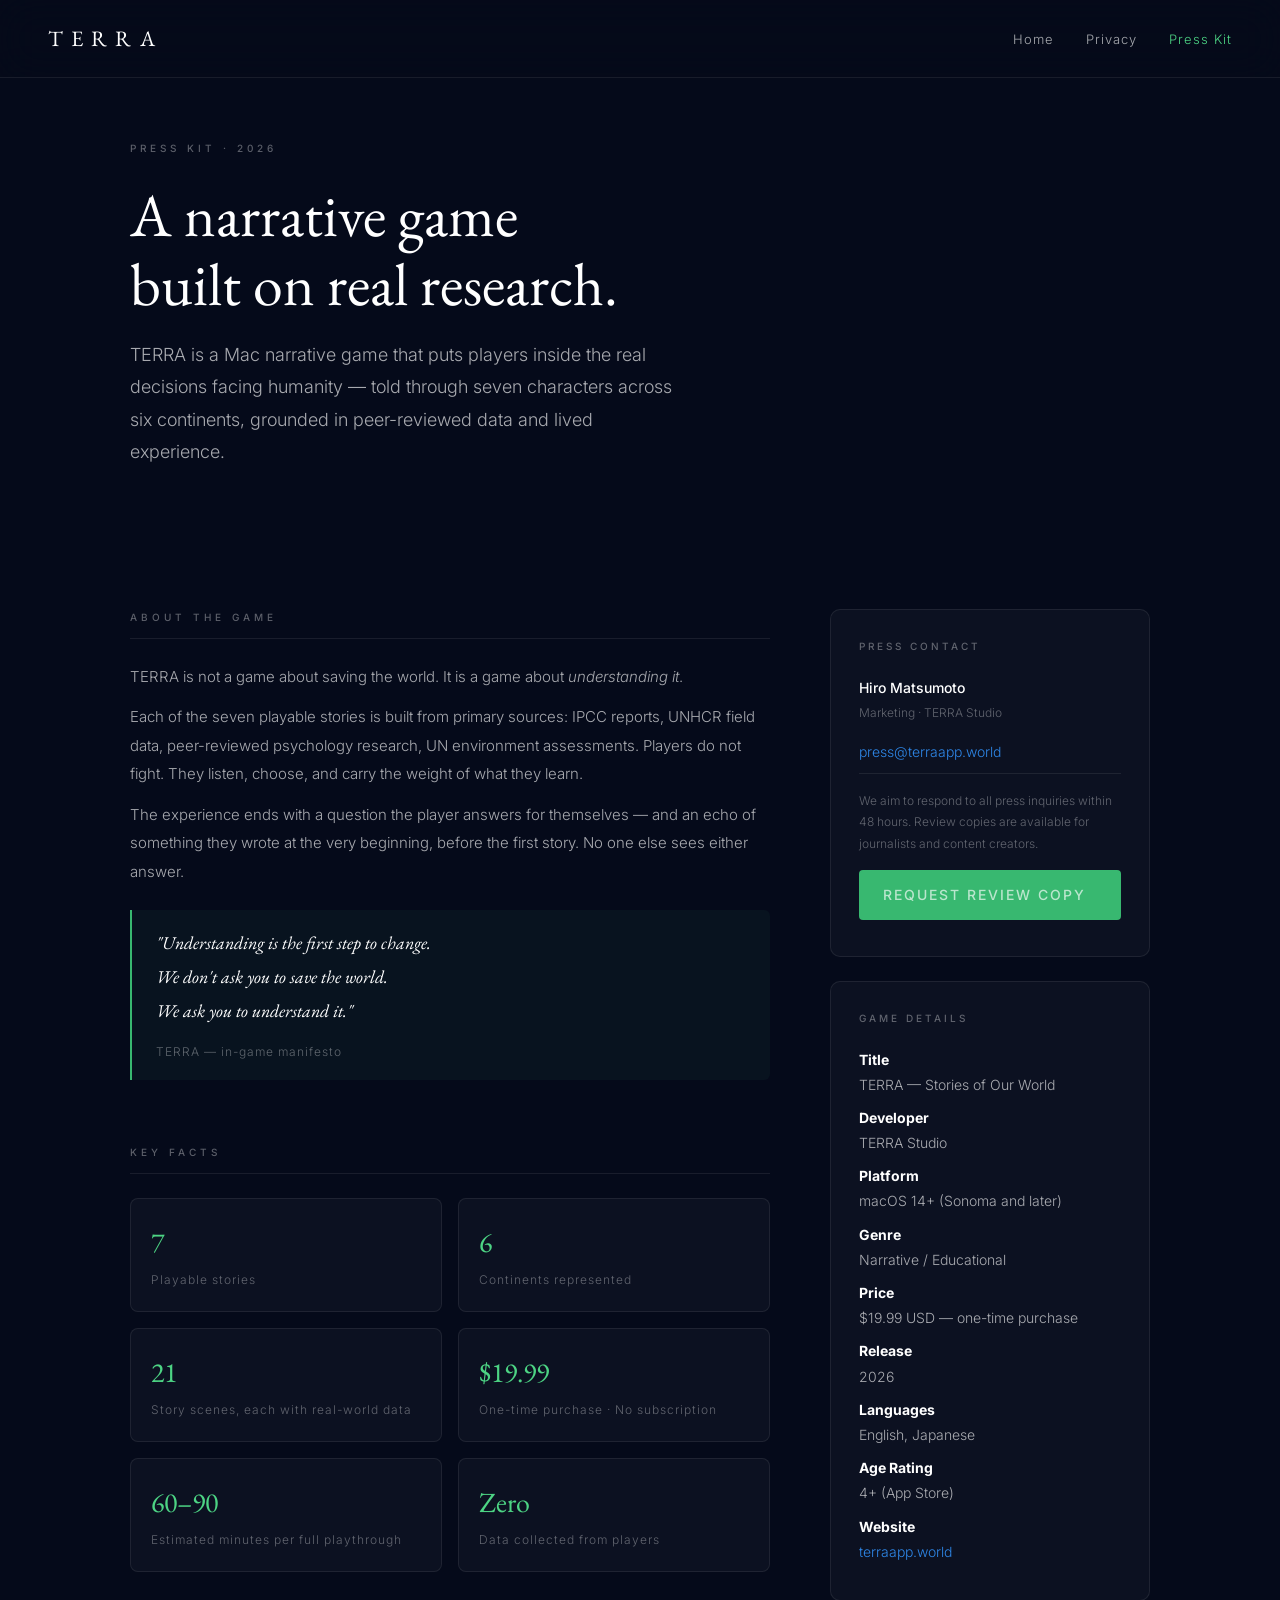
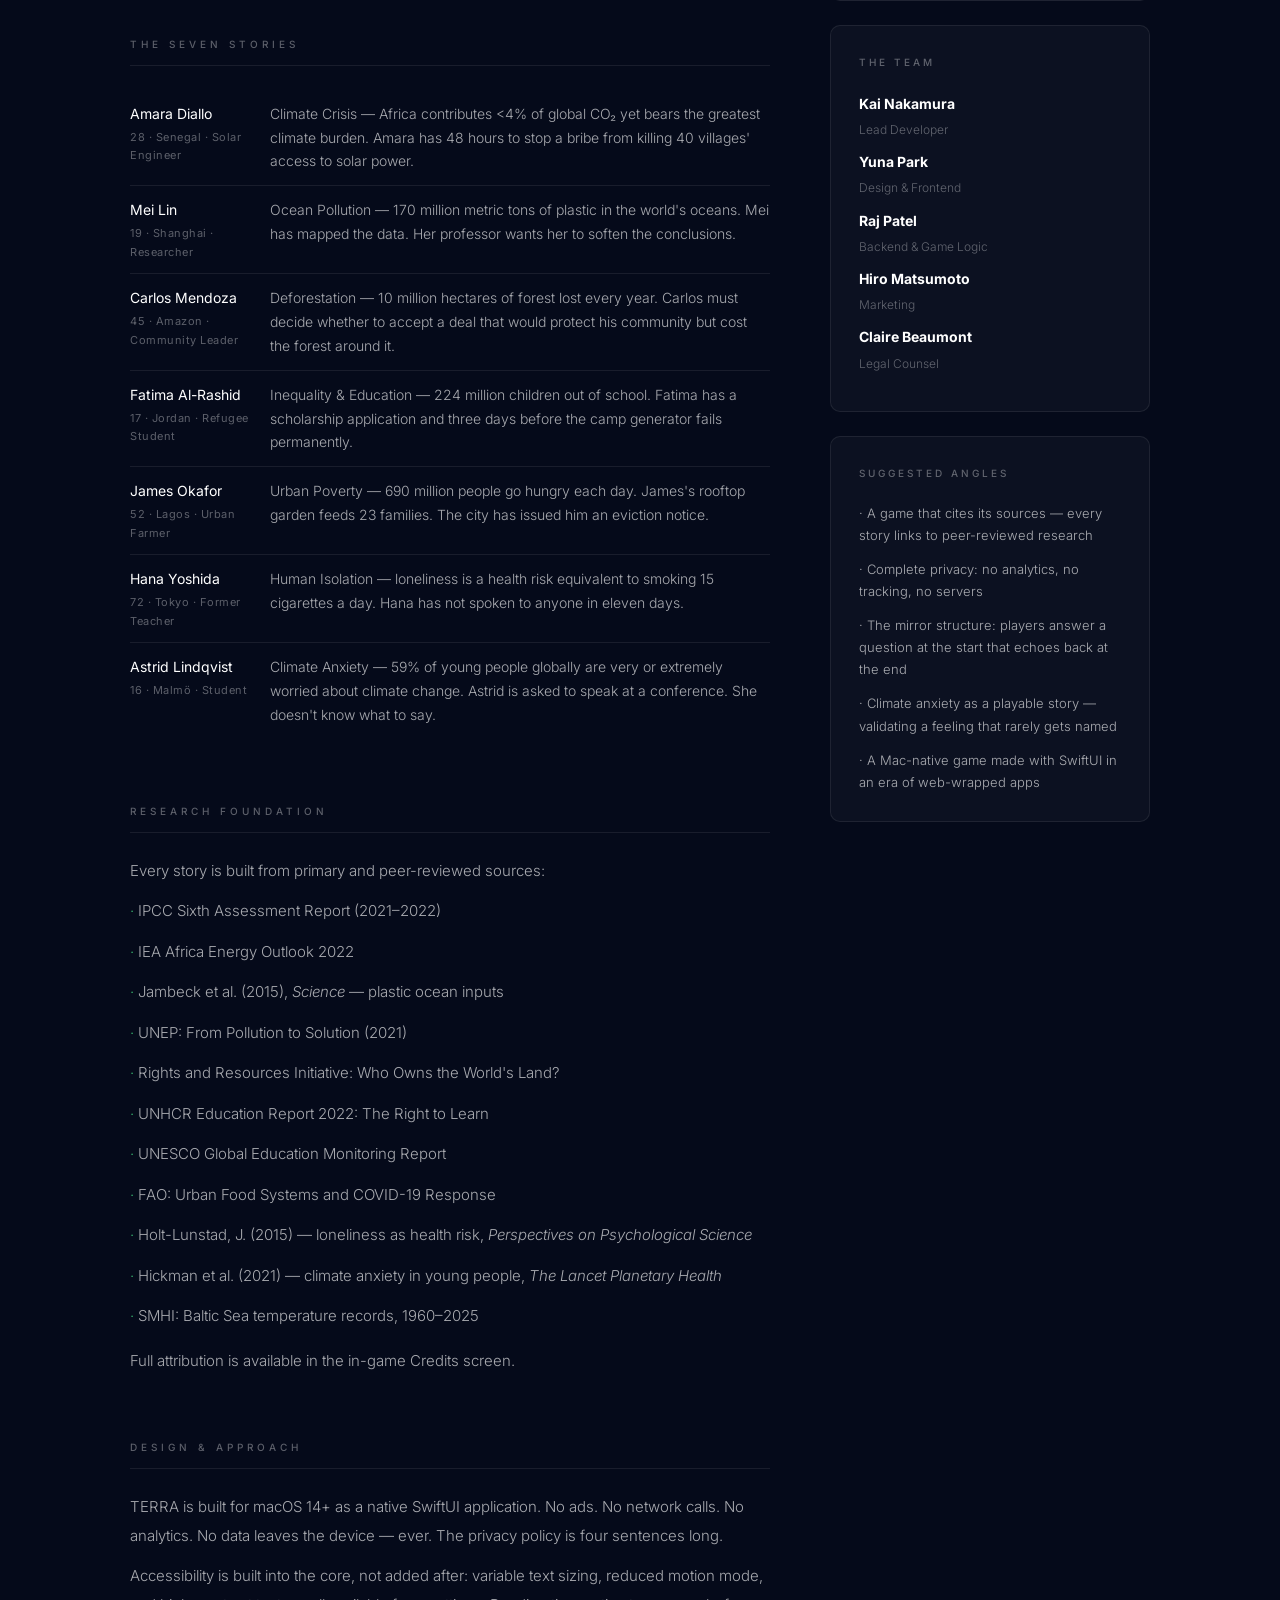
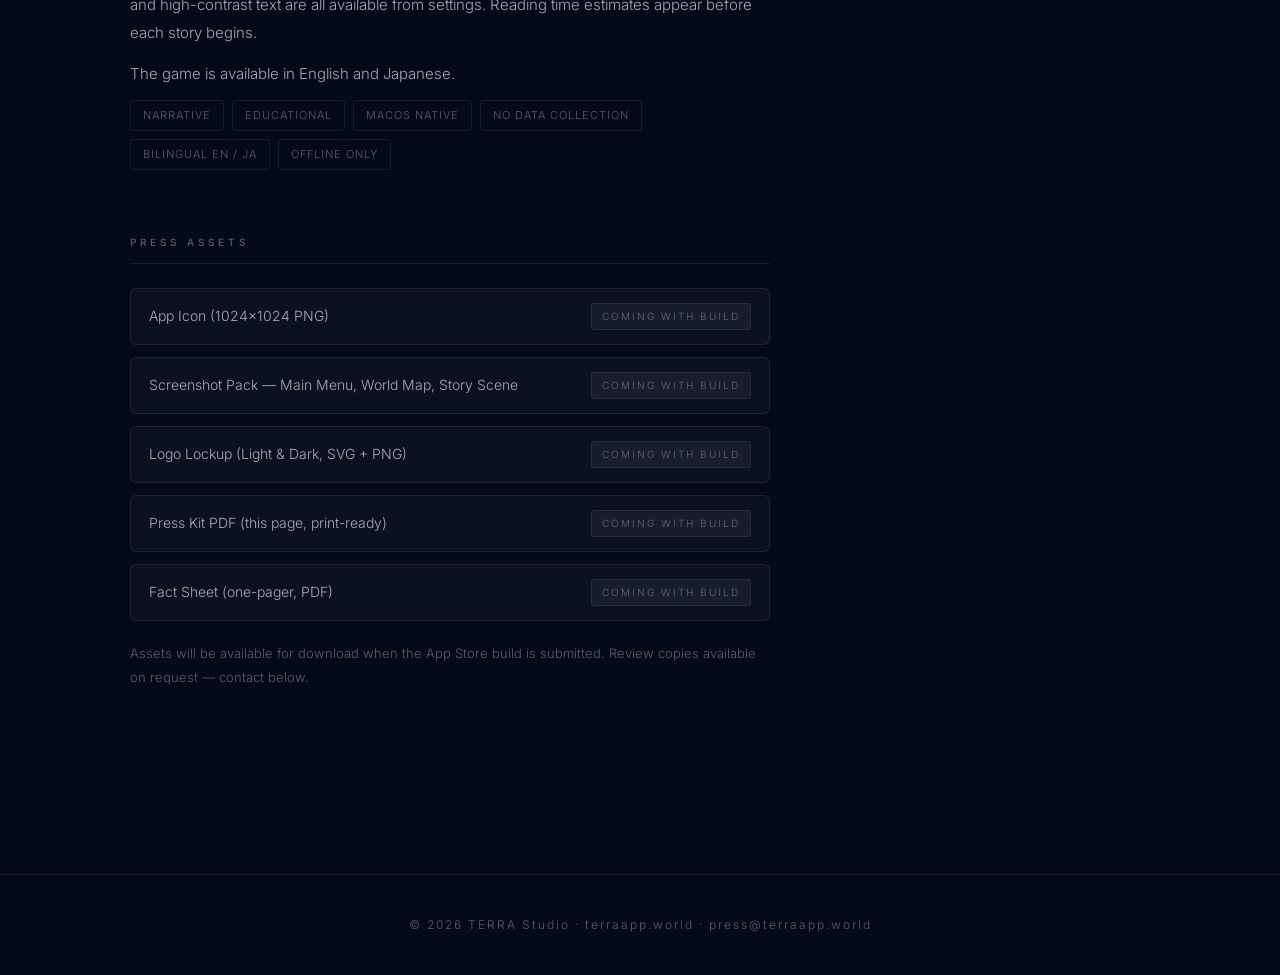
<file: website/press.html>
<!DOCTYPE html>
<html lang="en">
<head>
  <meta charset="UTF-8">
  <meta name="viewport" content="width=device-width, initial-scale=1.0">
  <meta name="description" content="TERRA Press Kit — assets, facts, and contact for journalists and reviewers.">
  <title>TERRA — Press Kit</title>
  <link rel="stylesheet" href="css/style.css">
  <link rel="preconnect" href="https://fonts.googleapis.com">
  <link href="https://fonts.googleapis.com/css2?family=EB+Garamond:ital,wght@0,400;0,500;1,400&family=Inter:wght@300;400;500&display=swap" rel="stylesheet">
  <style>
    /* Press-specific styles */
    .press-hero {
      padding: 140px 40px 80px;
      max-width: var(--max-w);
      margin: 0 auto;
    }
    .press-hero .section-label {
      margin-bottom: 24px;
    }
    .press-hero h1 {
      font-family: var(--font-serif);
      font-size: clamp(36px, 5vw, 60px);
      font-weight: 400;
      line-height: 1.15;
      color: var(--text-primary);
      margin-bottom: 20px;
    }
    .press-hero p {
      font-size: 18px;
      color: var(--text-second);
      max-width: 560px;
      line-height: 1.8;
    }

    .press-body {
      max-width: var(--max-w);
      margin: 0 auto;
      padding: 0 40px 120px;
    }

    .press-grid {
      display: grid;
      grid-template-columns: 2fr 1fr;
      gap: 60px;
      margin-top: 60px;
    }

    @media (max-width: 768px) {
      .press-grid { grid-template-columns: 1fr; }
    }

    .press-section {
      margin-bottom: 64px;
    }

    .press-section h2 {
      font-family: var(--font-sans);
      font-size: 10px;
      font-weight: 500;
      letter-spacing: 4px;
      text-transform: uppercase;
      color: var(--text-third);
      margin-bottom: 24px;
      padding-bottom: 12px;
      border-bottom: 1px solid var(--border);
    }

    .press-section p,
    .press-section li {
      font-size: 15px;
      color: var(--text-second);
      line-height: 1.9;
      margin-bottom: 12px;
    }

    .press-section ul {
      list-style: none;
      padding: 0;
    }

    .press-section ul li::before {
      content: "·  ";
      color: var(--earth-green);
    }

    .fact-grid {
      display: grid;
      grid-template-columns: 1fr 1fr;
      gap: 16px;
      margin-top: 8px;
    }

    .fact-card {
      background: rgba(255,255,255,0.03);
      border: 1px solid var(--border);
      border-radius: 8px;
      padding: 20px;
    }

    .fact-card .fact-value {
      font-family: var(--font-serif);
      font-size: 28px;
      color: var(--earth-soft);
      margin-bottom: 4px;
    }

    .fact-card .fact-label {
      font-size: 12px;
      color: var(--text-third);
      letter-spacing: 1px;
    }

    .quote-block {
      border-left: 2px solid var(--earth-green);
      padding: 16px 24px;
      margin: 24px 0;
      background: rgba(56, 184, 112, 0.05);
      border-radius: 0 6px 6px 0;
    }

    .quote-block p {
      font-family: var(--font-serif);
      font-size: 18px;
      font-style: italic;
      color: var(--text-primary) !important;
      margin: 0 0 8px !important;
    }

    .quote-block .quote-attr {
      font-size: 12px;
      color: var(--text-third) !important;
      letter-spacing: 1px;
      margin: 0 !important;
    }

    .asset-row {
      display: flex;
      flex-direction: column;
      gap: 12px;
      margin-top: 8px;
    }

    .asset-item {
      display: flex;
      align-items: center;
      justify-content: space-between;
      padding: 14px 18px;
      background: rgba(255,255,255,0.03);
      border: 1px solid var(--border);
      border-radius: 6px;
      font-size: 14px;
      color: var(--text-second);
    }

    .asset-item .asset-badge {
      font-size: 10px;
      letter-spacing: 2px;
      text-transform: uppercase;
      padding: 4px 10px;
      border-radius: 3px;
      background: rgba(56, 184, 112, 0.15);
      color: var(--earth-soft);
      border: 1px solid rgba(56, 184, 112, 0.3);
    }

    .asset-item .asset-badge.pending {
      background: rgba(255,255,255,0.05);
      color: var(--text-third);
      border-color: var(--border);
    }

    .sidebar-card {
      background: rgba(255,255,255,0.03);
      border: 1px solid var(--border);
      border-radius: 10px;
      padding: 28px;
      margin-bottom: 24px;
    }

    .sidebar-card h3 {
      font-size: 10px;
      font-weight: 500;
      letter-spacing: 3px;
      text-transform: uppercase;
      color: var(--text-third);
      margin-bottom: 20px;
    }

    .sidebar-card p,
    .sidebar-card a {
      font-size: 14px;
      color: var(--text-second);
      line-height: 1.8;
      margin-bottom: 8px;
      display: block;
      text-decoration: none;
    }

    .sidebar-card a:hover {
      color: var(--earth-soft);
    }

    .sidebar-card .contact-name {
      font-weight: 500;
      color: var(--text-primary);
      margin-bottom: 2px;
    }

    .contact-email {
      font-family: var(--font-sans);
      font-size: 14px;
      color: var(--ocean-blue) !important;
    }

    .divider {
      height: 1px;
      background: var(--border);
      margin: 8px 0 16px;
    }

    .tag-list {
      display: flex;
      flex-wrap: wrap;
      gap: 8px;
      margin-top: 8px;
    }

    .tag {
      font-size: 11px;
      letter-spacing: 1px;
      padding: 5px 12px;
      border-radius: 3px;
      border: 1px solid var(--border);
      color: var(--text-third);
    }

    .review-btn {
      display: inline-block;
      margin-top: 16px;
      padding: 12px 24px;
      background: var(--earth-green);
      color: #000;
      border-radius: 4px;
      font-size: 13px;
      font-weight: 500;
      letter-spacing: 2px;
      text-decoration: none;
      text-transform: uppercase;
      transition: background 0.2s;
    }

    .review-btn:hover {
      background: var(--earth-soft);
    }

    .character-table {
      width: 100%;
      border-collapse: collapse;
      margin-top: 8px;
    }

    .character-table tr {
      border-bottom: 1px solid var(--border);
    }

    .character-table tr:last-child {
      border-bottom: none;
    }

    .character-table td {
      padding: 12px 0;
      font-size: 14px;
      color: var(--text-second);
      vertical-align: top;
    }

    .character-table td:first-child {
      color: var(--text-primary);
      font-weight: 400;
      width: 140px;
      padding-right: 16px;
    }

    .character-table td .char-meta {
      display: block;
      font-size: 11px;
      color: var(--text-third);
      margin-top: 2px;
      letter-spacing: 0.5px;
    }
  </style>
</head>
<body>

  <!-- Navigation -->
  <nav class="nav">
    <a href="/" style="text-decoration:none;">
      <div class="nav-logo">TERRA</div>
    </a>
    <div class="nav-links">
      <a href="/">Home</a>
      <a href="/privacy.html">Privacy</a>
      <a href="/press.html" style="color: var(--earth-soft);">Press Kit</a>
    </div>
  </nav>

  <!-- Hero -->
  <div class="press-hero">
    <div class="section-label">PRESS KIT · 2026</div>
    <h1>A narrative game<br>built on real research.</h1>
    <p>
      TERRA is a Mac narrative game that puts players inside the real decisions
      facing humanity — told through seven characters across six continents,
      grounded in peer-reviewed data and lived experience.
    </p>
  </div>

  <div class="press-body">
    <div class="press-grid">

      <!-- Main column -->
      <div>

        <!-- About -->
        <div class="press-section">
          <h2>About the Game</h2>
          <p>
            TERRA is not a game about saving the world. It is a game about
            <em>understanding it</em>.
          </p>
          <p>
            Each of the seven playable stories is built from primary sources:
            IPCC reports, UNHCR field data, peer-reviewed psychology research,
            UN environment assessments. Players do not fight. They listen,
            choose, and carry the weight of what they learn.
          </p>
          <p>
            The experience ends with a question the player answers for themselves —
            and an echo of something they wrote at the very beginning, before
            the first story. No one else sees either answer.
          </p>

          <div class="quote-block">
            <p>"Understanding is the first step to change.<br>
            We don't ask you to save the world.<br>
            We ask you to understand it."</p>
            <span class="quote-attr">TERRA — in-game manifesto</span>
          </div>
        </div>

        <!-- Key Facts -->
        <div class="press-section">
          <h2>Key Facts</h2>
          <div class="fact-grid">
            <div class="fact-card">
              <div class="fact-value">7</div>
              <div class="fact-label">Playable stories</div>
            </div>
            <div class="fact-card">
              <div class="fact-value">6</div>
              <div class="fact-label">Continents represented</div>
            </div>
            <div class="fact-card">
              <div class="fact-value">21</div>
              <div class="fact-label">Story scenes, each with real-world data</div>
            </div>
            <div class="fact-card">
              <div class="fact-value">$19.99</div>
              <div class="fact-label">One-time purchase · No subscription</div>
            </div>
            <div class="fact-card">
              <div class="fact-value">60–90</div>
              <div class="fact-label">Estimated minutes per full playthrough</div>
            </div>
            <div class="fact-card">
              <div class="fact-value">Zero</div>
              <div class="fact-label">Data collected from players</div>
            </div>
          </div>
        </div>

        <!-- Characters -->
        <div class="press-section">
          <h2>The Seven Stories</h2>
          <table class="character-table">
            <tr>
              <td>
                Amara Diallo
                <span class="char-meta">28 · Senegal · Solar Engineer</span>
              </td>
              <td>
                Climate Crisis — Africa contributes &lt;4% of global CO₂
                yet bears the greatest climate burden. Amara has 48 hours
                to stop a bribe from killing 40 villages' access to solar power.
              </td>
            </tr>
            <tr>
              <td>
                Mei Lin
                <span class="char-meta">19 · Shanghai · Researcher</span>
              </td>
              <td>
                Ocean Pollution — 170 million metric tons of plastic in the
                world's oceans. Mei has mapped the data. Her professor wants
                her to soften the conclusions.
              </td>
            </tr>
            <tr>
              <td>
                Carlos Mendoza
                <span class="char-meta">45 · Amazon · Community Leader</span>
              </td>
              <td>
                Deforestation — 10 million hectares of forest lost every year.
                Carlos must decide whether to accept a deal that would protect
                his community but cost the forest around it.
              </td>
            </tr>
            <tr>
              <td>
                Fatima Al-Rashid
                <span class="char-meta">17 · Jordan · Refugee Student</span>
              </td>
              <td>
                Inequality &amp; Education — 224 million children out of school.
                Fatima has a scholarship application and three days before
                the camp generator fails permanently.
              </td>
            </tr>
            <tr>
              <td>
                James Okafor
                <span class="char-meta">52 · Lagos · Urban Farmer</span>
              </td>
              <td>
                Urban Poverty — 690 million people go hungry each day.
                James's rooftop garden feeds 23 families. The city has
                issued him an eviction notice.
              </td>
            </tr>
            <tr>
              <td>
                Hana Yoshida
                <span class="char-meta">72 · Tokyo · Former Teacher</span>
              </td>
              <td>
                Human Isolation — loneliness is a health risk equivalent
                to smoking 15 cigarettes a day. Hana has not spoken to
                anyone in eleven days.
              </td>
            </tr>
            <tr>
              <td>
                Astrid Lindqvist
                <span class="char-meta">16 · Malmö · Student</span>
              </td>
              <td>
                Climate Anxiety — 59% of young people globally are very
                or extremely worried about climate change. Astrid is asked
                to speak at a conference. She doesn't know what to say.
              </td>
            </tr>
          </table>
        </div>

        <!-- Research -->
        <div class="press-section">
          <h2>Research Foundation</h2>
          <p>Every story is built from primary and peer-reviewed sources:</p>
          <ul>
            <li>IPCC Sixth Assessment Report (2021–2022)</li>
            <li>IEA Africa Energy Outlook 2022</li>
            <li>Jambeck et al. (2015), <em>Science</em> — plastic ocean inputs</li>
            <li>UNEP: From Pollution to Solution (2021)</li>
            <li>Rights and Resources Initiative: Who Owns the World's Land?</li>
            <li>UNHCR Education Report 2022: The Right to Learn</li>
            <li>UNESCO Global Education Monitoring Report</li>
            <li>FAO: Urban Food Systems and COVID-19 Response</li>
            <li>Holt-Lunstad, J. (2015) — loneliness as health risk, <em>Perspectives on Psychological Science</em></li>
            <li>Hickman et al. (2021) — climate anxiety in young people, <em>The Lancet Planetary Health</em></li>
            <li>SMHI: Baltic Sea temperature records, 1960–2025</li>
          </ul>
          <p style="margin-top: 16px;">
            Full attribution is available in the in-game Credits screen.
          </p>
        </div>

        <!-- Design Philosophy -->
        <div class="press-section">
          <h2>Design &amp; Approach</h2>
          <p>
            TERRA is built for macOS 14+ as a native SwiftUI application.
            No ads. No network calls. No analytics. No data leaves the device —
            ever. The privacy policy is four sentences long.
          </p>
          <p>
            Accessibility is built into the core, not added after: variable
            text sizing, reduced motion mode, and high-contrast text are all
            available from settings. Reading time estimates appear before each
            story begins.
          </p>
          <p>
            The game is available in English and Japanese.
          </p>
          <div class="tag-list">
            <span class="tag">NARRATIVE</span>
            <span class="tag">EDUCATIONAL</span>
            <span class="tag">MACOS NATIVE</span>
            <span class="tag">NO DATA COLLECTION</span>
            <span class="tag">BILINGUAL EN / JA</span>
            <span class="tag">OFFLINE ONLY</span>
          </div>
        </div>

        <!-- Assets -->
        <div class="press-section">
          <h2>Press Assets</h2>
          <div class="asset-row">
            <div class="asset-item">
              <span>App Icon (1024×1024 PNG)</span>
              <span class="asset-badge pending">Coming with build</span>
            </div>
            <div class="asset-item">
              <span>Screenshot Pack — Main Menu, World Map, Story Scene</span>
              <span class="asset-badge pending">Coming with build</span>
            </div>
            <div class="asset-item">
              <span>Logo Lockup (Light &amp; Dark, SVG + PNG)</span>
              <span class="asset-badge pending">Coming with build</span>
            </div>
            <div class="asset-item">
              <span>Press Kit PDF (this page, print-ready)</span>
              <span class="asset-badge pending">Coming with build</span>
            </div>
            <div class="asset-item">
              <span>Fact Sheet (one-pager, PDF)</span>
              <span class="asset-badge pending">Coming with build</span>
            </div>
          </div>
          <p style="margin-top: 20px; font-size: 13px; color: var(--text-third);">
            Assets will be available for download when the App Store build is submitted.
            Review copies available on request — contact below.
          </p>
        </div>

      </div>

      <!-- Sidebar -->
      <div>

        <div class="sidebar-card">
          <h3>Press Contact</h3>
          <p class="contact-name">Hiro Matsumoto</p>
          <p style="color: var(--text-third); font-size: 12px; margin-bottom: 16px;">Marketing · TERRA Studio</p>
          <a href="mailto:press@terraapp.world" class="contact-email">press@terraapp.world</a>
          <div class="divider"></div>
          <p style="font-size: 12px; color: var(--text-third);">
            We aim to respond to all press inquiries within 48 hours.
            Review copies are available for journalists and content creators.
          </p>
          <a href="mailto:press@terraapp.world?subject=TERRA%20Review%20Copy%20Request" class="review-btn">
            Request Review Copy
          </a>
        </div>

        <div class="sidebar-card">
          <h3>Game Details</h3>
          <p><strong style="color: var(--text-primary);">Title</strong><br>TERRA — Stories of Our World</p>
          <p><strong style="color: var(--text-primary);">Developer</strong><br>TERRA Studio</p>
          <p><strong style="color: var(--text-primary);">Platform</strong><br>macOS 14+ (Sonoma and later)</p>
          <p><strong style="color: var(--text-primary);">Genre</strong><br>Narrative / Educational</p>
          <p><strong style="color: var(--text-primary);">Price</strong><br>$19.99 USD — one-time purchase</p>
          <p><strong style="color: var(--text-primary);">Release</strong><br>2026</p>
          <p><strong style="color: var(--text-primary);">Languages</strong><br>English, Japanese</p>
          <p><strong style="color: var(--text-primary);">Age Rating</strong><br>4+ (App Store)</p>
          <p><strong style="color: var(--text-primary);">Website</strong><br>
            <a href="https://terraapp.world" style="color: var(--ocean-blue);">terraapp.world</a>
          </p>
        </div>

        <div class="sidebar-card">
          <h3>The Team</h3>
          <p><strong style="color: var(--text-primary);">Kai Nakamura</strong><br>
            <span style="font-size: 12px; color: var(--text-third);">Lead Developer</span></p>
          <p><strong style="color: var(--text-primary);">Yuna Park</strong><br>
            <span style="font-size: 12px; color: var(--text-third);">Design &amp; Frontend</span></p>
          <p><strong style="color: var(--text-primary);">Raj Patel</strong><br>
            <span style="font-size: 12px; color: var(--text-third);">Backend &amp; Game Logic</span></p>
          <p><strong style="color: var(--text-primary);">Hiro Matsumoto</strong><br>
            <span style="font-size: 12px; color: var(--text-third);">Marketing</span></p>
          <p><strong style="color: var(--text-primary);">Claire Beaumont</strong><br>
            <span style="font-size: 12px; color: var(--text-third);">Legal Counsel</span></p>
        </div>

        <div class="sidebar-card">
          <h3>Suggested Angles</h3>
          <ul style="list-style: none; padding: 0;">
            <li style="font-size: 13px; color: var(--text-second); margin-bottom: 12px; line-height: 1.7;">
              · A game that cites its sources — every story links to peer-reviewed research
            </li>
            <li style="font-size: 13px; color: var(--text-second); margin-bottom: 12px; line-height: 1.7;">
              · Complete privacy: no analytics, no tracking, no servers
            </li>
            <li style="font-size: 13px; color: var(--text-second); margin-bottom: 12px; line-height: 1.7;">
              · The mirror structure: players answer a question at the start that echoes back at the end
            </li>
            <li style="font-size: 13px; color: var(--text-second); margin-bottom: 12px; line-height: 1.7;">
              · Climate anxiety as a playable story — validating a feeling that rarely gets named
            </li>
            <li style="font-size: 13px; color: var(--text-second); line-height: 1.7;">
              · A Mac-native game made with SwiftUI in an era of web-wrapped apps
            </li>
          </ul>
        </div>

      </div>
    </div>
  </div>

  <!-- Footer -->
  <footer style="text-align: center; padding: 40px; border-top: 1px solid var(--border);">
    <p style="font-size: 12px; color: var(--text-third); letter-spacing: 2px;">
      © 2026 TERRA Studio · terraapp.world · press@terraapp.world
    </p>
  </footer>

</body>
</html>
</file>
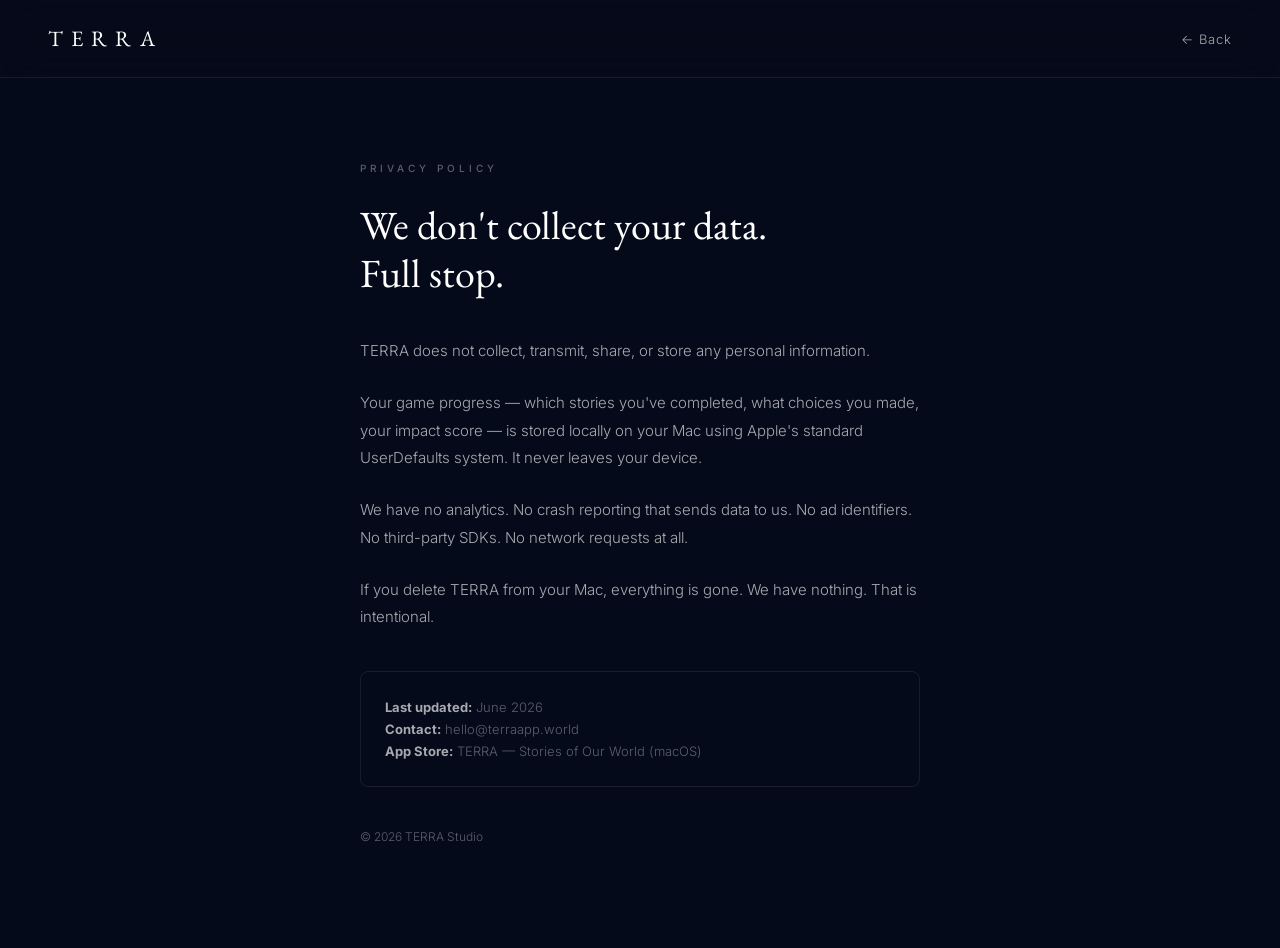
<file: website/privacy.html>
<!DOCTYPE html>
<html lang="en">
<head>
  <meta charset="UTF-8">
  <meta name="viewport" content="width=device-width, initial-scale=1.0">
  <title>Privacy Policy — TERRA</title>
  <link rel="stylesheet" href="css/style.css">
  <link href="https://fonts.googleapis.com/css2?family=EB+Garamond:ital,wght@0,400;1,400&family=Inter:wght@300;400&display=swap" rel="stylesheet">
</head>
<body>
  <nav class="nav">
    <a href="/" class="nav-logo" style="text-decoration:none;">TERRA</a>
    <div class="nav-links">
      <a href="/">← Back</a>
    </div>
  </nav>

  <section style="max-width:640px; margin:0 auto; padding:160px 40px 100px;">
    <div class="section-label">PRIVACY POLICY</div>
    <h1 style="font-family:var(--font-serif); font-size:40px; font-weight:400; margin-bottom:40px; line-height:1.2;">
      We don't collect your data.<br>Full stop.
    </h1>

    <p style="color:var(--text-second); font-size:15px; line-height:1.85; margin-bottom:24px;">
      TERRA does not collect, transmit, share, or store any personal information.
    </p>

    <p style="color:var(--text-second); font-size:15px; line-height:1.85; margin-bottom:24px;">
      Your game progress — which stories you've completed, what choices you made,
      your impact score — is stored locally on your Mac using Apple's standard
      UserDefaults system. It never leaves your device.
    </p>

    <p style="color:var(--text-second); font-size:15px; line-height:1.85; margin-bottom:24px;">
      We have no analytics. No crash reporting that sends data to us. No ad identifiers.
      No third-party SDKs. No network requests at all.
    </p>

    <p style="color:var(--text-second); font-size:15px; line-height:1.85; margin-bottom:40px;">
      If you delete TERRA from your Mac, everything is gone. We have nothing.
      That is intentional.
    </p>

    <div style="padding:24px; border:1px solid var(--border); border-radius:8px; margin-bottom:40px;">
      <p style="font-size:13px; color:var(--text-third); line-height:1.7;">
        <strong style="color:var(--text-second);">Last updated:</strong> June 2026<br>
        <strong style="color:var(--text-second);">Contact:</strong> hello@terraapp.world<br>
        <strong style="color:var(--text-second);">App Store:</strong> TERRA — Stories of Our World (macOS)
      </p>
    </div>

    <p style="font-size:12px; color:var(--text-third);">
      © 2026 TERRA Studio
    </p>
  </section>
</body>
</html>
</file>
<file: website/css/style.css>
/* ============================================
   TERRA — terraapp.world
   Design: Yuna Park
   "Beauty in service of meaning."
   ============================================ */

:root {
  --space-deep:   #050A1A;
  --space-mid:    #0A1228;
  --space-light:  #0F1E40;
  --earth-green:  #38B870;
  --earth-soft:   #4DD484;
  --ocean-blue:   #2E87E8;
  --text-primary: #FFFFFF;
  --text-second:  rgba(255,255,255,0.65);
  --text-third:   rgba(255,255,255,0.35);
  --text-accent:  #8DCFFF;
  --border:       rgba(255,255,255,0.08);

  --font-serif: 'EB Garamond', Georgia, serif;
  --font-sans:  'Inter', -apple-system, sans-serif;

  --max-w: 1100px;
  --section-pad: 120px 40px;
}

*, *::before, *::after { box-sizing: border-box; margin: 0; padding: 0; }

html { scroll-behavior: smooth; }

body {
  background: var(--space-deep);
  color: var(--text-primary);
  font-family: var(--font-sans);
  font-weight: 300;
  line-height: 1.7;
  overflow-x: hidden;
}

/* ---- NAV ---- */
.nav {
  position: fixed;
  top: 0; left: 0; right: 0;
  z-index: 100;
  display: flex;
  align-items: center;
  justify-content: space-between;
  padding: 20px 48px;
  background: rgba(5, 10, 26, 0.8);
  backdrop-filter: blur(20px);
  border-bottom: 1px solid var(--border);
}

.nav-logo {
  font-family: var(--font-serif);
  font-size: 22px;
  letter-spacing: 8px;
  color: var(--text-primary);
}

.nav-links {
  display: flex;
  gap: 32px;
  align-items: center;
}

.nav-links a {
  color: var(--text-second);
  text-decoration: none;
  font-size: 13px;
  letter-spacing: 1px;
  transition: color 0.2s;
}

.nav-links a:hover { color: var(--text-primary); }

.nav-cta {
  color: var(--earth-green) !important;
  border: 1px solid rgba(56, 184, 112, 0.3);
  padding: 8px 20px;
  border-radius: 3px;
  transition: background 0.2s !important;
}

.nav-cta:hover {
  background: rgba(56, 184, 112, 0.1);
}

/* ---- HERO ---- */
.hero {
  min-height: 100vh;
  display: flex;
  flex-direction: column;
  align-items: center;
  justify-content: center;
  padding: 160px 40px 80px;
  position: relative;
  overflow: hidden;
  text-align: center;
}

/* Globe */
.hero-globe {
  position: relative;
  width: 240px;
  height: 240px;
  margin: 0 auto 60px;
}

.globe-inner {
  width: 200px;
  height: 200px;
  border-radius: 50%;
  background: radial-gradient(
    circle at 35% 35%,
    #2878C8,
    #1050A0,
    #081535
  );
  position: absolute;
  top: 50%; left: 50%;
  transform: translate(-50%, -50%);
  box-shadow:
    0 0 60px rgba(46, 135, 232, 0.3),
    0 0 120px rgba(46, 135, 232, 0.1),
    inset -20px -20px 40px rgba(0,0,0,0.4);
  animation: globe-rotate 60s linear infinite;
}

.globe-atmosphere {
  width: 210px;
  height: 210px;
  border-radius: 50%;
  border: 6px solid transparent;
  background:
    linear-gradient(135deg, rgba(100,200,255,0.4) 0%, transparent 60%) border-box;
  -webkit-mask:
    linear-gradient(#fff 0 0) padding-box,
    linear-gradient(#fff 0 0);
  -webkit-mask-composite: destination-out;
  mask-composite: exclude;
  position: absolute;
  top: 50%; left: 50%;
  transform: translate(-50%, -50%);
}

.globe-ring {
  border-radius: 50%;
  border: 1px solid rgba(100, 180, 255, 0.12);
  position: absolute;
  top: 50%; left: 50%;
  transform: translate(-50%, -50%);
  animation: ring-pulse 4s ease-in-out infinite;
}

.ring-1 { width: 230px; height: 230px; animation-delay: 0s; }
.ring-2 { width: 260px; height: 260px; animation-delay: 0.8s; }
.ring-3 { width: 290px; height: 290px; animation-delay: 1.6s; }

@keyframes globe-rotate {
  from { filter: hue-rotate(0deg); }
  to   { filter: hue-rotate(20deg); }
}

@keyframes ring-pulse {
  0%, 100% { opacity: 0.6; transform: translate(-50%, -50%) scale(1); }
  50%       { opacity: 0; transform: translate(-50%, -50%) scale(1.1); }
}

/* Hero text */
.hero-title {
  font-family: var(--font-serif);
  font-size: clamp(44px, 6vw, 72px);
  font-weight: 400;
  line-height: 1.15;
  letter-spacing: -0.5px;
  margin-bottom: 28px;
  color: var(--text-primary);
}

.hero-subtitle {
  font-size: 17px;
  font-weight: 300;
  color: var(--text-second);
  line-height: 1.8;
  max-width: 600px;
  margin: 0 auto 48px;
}

.hero-actions {
  display: flex;
  gap: 16px;
  justify-content: center;
  flex-wrap: wrap;
  margin-bottom: 20px;
}

.hero-note {
  font-size: 12px;
  color: var(--text-third);
  letter-spacing: 1px;
}

/* ---- BUTTONS ---- */
.btn-primary {
  display: inline-flex;
  align-items: center;
  justify-content: center;
  background: linear-gradient(135deg, var(--earth-green), #2A9A58);
  color: #000;
  font-family: var(--font-sans);
  font-size: 14px;
  font-weight: 500;
  letter-spacing: 1.5px;
  text-decoration: none;
  padding: 16px 32px;
  border-radius: 3px;
  transition: opacity 0.2s, transform 0.2s;
}

.btn-primary:hover {
  opacity: 0.9;
  transform: translateY(-1px);
}

.btn-primary.btn-large {
  font-size: 16px;
  padding: 20px 48px;
}

.btn-ghost {
  display: inline-flex;
  align-items: center;
  justify-content: center;
  color: var(--text-accent);
  font-size: 14px;
  font-weight: 400;
  letter-spacing: 1px;
  text-decoration: none;
  padding: 16px 32px;
  border: 1px solid rgba(141, 207, 255, 0.25);
  border-radius: 3px;
  transition: border-color 0.2s, background 0.2s;
}

.btn-ghost:hover {
  border-color: rgba(141, 207, 255, 0.5);
  background: rgba(141, 207, 255, 0.05);
}

/* ---- SECTION LABEL ---- */
.section-label {
  font-size: 10px;
  font-weight: 500;
  letter-spacing: 4px;
  color: var(--text-third);
  margin-bottom: 24px;
}

/* ---- MANIFESTO ---- */
.manifesto {
  padding: 80px 40px;
  text-align: center;
  background: var(--space-mid);
  border-top: 1px solid var(--border);
  border-bottom: 1px solid var(--border);
}

.manifesto p {
  font-family: var(--font-serif);
  font-size: clamp(22px, 3vw, 32px);
  font-weight: 400;
  line-height: 1.6;
  color: rgba(255,255,255,0.85);
  max-width: 700px;
  margin: 0 auto;
}

.manifesto em {
  color: var(--earth-soft);
  font-style: italic;
}

/* ---- STORIES ---- */
.stories {
  padding: var(--section-pad);
  max-width: var(--max-w);
  margin: 0 auto;
}

.stories h2 {
  font-family: var(--font-serif);
  font-size: clamp(32px, 4vw, 52px);
  font-weight: 400;
  line-height: 1.2;
  margin-bottom: 64px;
}

.story-grid {
  display: grid;
  grid-template-columns: repeat(auto-fill, minmax(320px, 1fr));
  gap: 24px;
}

.story-card {
  background: rgba(255,255,255,0.03);
  border: 1px solid var(--border);
  border-radius: 8px;
  padding: 28px;
  transition: border-color 0.3s, background 0.3s, transform 0.3s;
  cursor: default;
  position: relative;
  overflow: hidden;
}

.story-card::before {
  content: '';
  position: absolute;
  top: 0; left: 0; right: 0;
  height: 3px;
  background: var(--card-color, #fff);
  opacity: 0;
  transition: opacity 0.3s;
}

.story-card:hover {
  border-color: rgba(255,255,255,0.15);
  background: rgba(255,255,255,0.05);
  transform: translateY(-3px);
}

.story-card:hover::before {
  opacity: 1;
}

.story-card-header {
  display: flex;
  justify-content: space-between;
  align-items: center;
  margin-bottom: 16px;
}

.story-tag {
  font-size: 10px;
  font-weight: 500;
  letter-spacing: 2px;
  color: var(--card-color, var(--text-accent));
  text-transform: uppercase;
}

.story-region {
  font-size: 11px;
  color: var(--text-third);
  letter-spacing: 1px;
}

.story-card h3 {
  font-family: var(--font-serif);
  font-size: 24px;
  font-weight: 400;
  margin-bottom: 6px;
  line-height: 1.2;
}

.story-character {
  font-size: 12px;
  color: var(--text-third);
  margin-bottom: 16px;
  letter-spacing: 0.5px;
}

.story-excerpt {
  font-size: 14px;
  color: var(--text-second);
  line-height: 1.7;
  margin-bottom: 20px;
}

.story-data {
  font-size: 12px;
  color: var(--text-third);
  padding-top: 16px;
  border-top: 1px solid var(--border);
  line-height: 1.5;
  font-style: italic;
}

/* Apply card colors via JS / data attribute */
.story-card[data-color="#FF7233"] { --card-color: #FF7233; }
.story-card[data-color="#2E87E8"] { --card-color: #2E87E8; }
.story-card[data-color="#3DB352"] { --card-color: #3DB352; }
.story-card[data-color="#8B4FCC"] { --card-color: #8B4FCC; }
.story-card[data-color="#E5B21A"] { --card-color: #E5B21A; }
.story-card[data-color="#E8456A"] { --card-color: #E8456A; }

/* ---- HOW IT FEELS ---- */
.feel {
  background: var(--space-mid);
  border-top: 1px solid var(--border);
  border-bottom: 1px solid var(--border);
  padding: var(--section-pad);
}

.feel-inner {
  max-width: var(--max-w);
  margin: 0 auto;
  display: grid;
  grid-template-columns: 1fr 1fr;
  gap: 80px;
  align-items: center;
}

.feel-text h2 {
  font-family: var(--font-serif);
  font-size: clamp(32px, 3.5vw, 48px);
  font-weight: 400;
  line-height: 1.15;
  margin-bottom: 28px;
}

.feel-text p {
  color: var(--text-second);
  font-size: 15px;
  line-height: 1.8;
  margin-bottom: 16px;
}

.feel-quote blockquote {
  font-family: var(--font-serif);
  font-size: 22px;
  font-weight: 400;
  font-style: italic;
  color: rgba(255,255,255,0.8);
  line-height: 1.6;
  margin-bottom: 16px;
  padding-left: 24px;
  border-left: 2px solid var(--earth-green);
}

.feel-quote cite {
  font-size: 12px;
  color: var(--text-third);
  letter-spacing: 1px;
  padding-left: 24px;
}

/* ---- IMPACT / DATA ---- */
.impact {
  padding: var(--section-pad);
  max-width: var(--max-w);
  margin: 0 auto;
  text-align: center;
}

.impact h2 {
  font-family: var(--font-serif);
  font-size: clamp(28px, 3.5vw, 48px);
  font-weight: 400;
  margin-bottom: 16px;
}

.impact-sub {
  color: var(--text-second);
  font-size: 16px;
  max-width: 560px;
  margin: 0 auto 64px;
  line-height: 1.7;
}

.data-grid {
  display: grid;
  grid-template-columns: repeat(3, 1fr);
  gap: 2px;
  margin-bottom: 40px;
}

.data-card {
  background: rgba(255,255,255,0.03);
  border: 1px solid var(--border);
  padding: 40px 32px;
  text-align: left;
}

.data-number {
  font-family: var(--font-serif);
  font-size: 42px;
  font-weight: 400;
  color: var(--earth-soft);
  margin-bottom: 10px;
  line-height: 1;
}

.data-label {
  font-size: 13px;
  color: var(--text-second);
  line-height: 1.5;
}

.impact-footer {
  font-size: 11px;
  color: var(--text-third);
  letter-spacing: 0.5px;
}

/* ---- ABOUT ---- */
.about {
  background: var(--space-mid);
  border-top: 1px solid var(--border);
  border-bottom: 1px solid var(--border);
  padding: var(--section-pad);
}

.about-inner {
  max-width: 680px;
  margin: 0 auto;
}

.about h2 {
  font-family: var(--font-serif);
  font-size: clamp(24px, 3vw, 40px);
  font-weight: 400;
  line-height: 1.3;
  margin-bottom: 40px;
}

.about p {
  font-size: 16px;
  color: var(--text-second);
  line-height: 1.85;
  margin-bottom: 24px;
}

/* ---- GET ---- */
.get {
  padding: var(--section-pad);
  text-align: center;
}

.get-inner {
  max-width: 480px;
  margin: 0 auto;
}

.get-globe {
  width: 80px;
  height: 80px;
  margin: 0 auto 32px;
  position: relative;
}

.globe-inner-sm {
  width: 64px;
  height: 64px;
  border-radius: 50%;
  background: radial-gradient(circle at 35% 35%, #2878C8, #081535);
  position: absolute;
  top: 50%; left: 50%;
  transform: translate(-50%, -50%);
  box-shadow: 0 0 30px rgba(46,135,232,0.4);
}

.get h2 {
  font-family: var(--font-serif);
  font-size: 48px;
  font-weight: 400;
  letter-spacing: 16px;
  margin-bottom: 8px;
}

.get-tagline {
  color: var(--text-accent);
  font-size: 14px;
  letter-spacing: 4px;
  margin-bottom: 40px;
}

.get-price {
  font-family: var(--font-serif);
  font-size: 56px;
  font-weight: 400;
  color: var(--earth-soft);
  margin-bottom: 12px;
}

.get-details {
  font-size: 13px;
  color: var(--text-third);
  line-height: 1.7;
  margin-bottom: 40px;
}

.get-note {
  margin-top: 20px;
  font-size: 12px;
  color: var(--text-third);
  line-height: 1.6;
}

/* ---- FOOTER ---- */
.footer {
  background: var(--space-mid);
  border-top: 1px solid var(--border);
  padding: 48px 40px;
}

.footer-inner {
  max-width: var(--max-w);
  margin: 0 auto;
  display: flex;
  align-items: center;
  justify-content: space-between;
  flex-wrap: wrap;
  gap: 24px;
}

.footer-logo {
  font-family: var(--font-serif);
  font-size: 16px;
  letter-spacing: 6px;
  color: rgba(255,255,255,0.4);
}

.footer-links {
  display: flex;
  gap: 32px;
}

.footer-links a {
  color: var(--text-third);
  text-decoration: none;
  font-size: 13px;
  transition: color 0.2s;
}

.footer-links a:hover { color: var(--text-second); }

.footer-copy {
  font-size: 12px;
  color: var(--text-third);
  width: 100%;
  text-align: center;
  margin-top: 16px;
}

/* ---- RESPONSIVE ---- */
@media (max-width: 768px) {
  .nav { padding: 16px 24px; }
  .nav-links { gap: 16px; }
  .nav-links a:not(.nav-cta) { display: none; }

  .hero { padding: 120px 24px 60px; }

  .feel-inner {
    grid-template-columns: 1fr;
    gap: 48px;
  }

  .data-grid {
    grid-template-columns: repeat(2, 1fr);
  }

  .footer-inner {
    flex-direction: column;
    text-align: center;
  }
}

@media (max-width: 480px) {
  .data-grid { grid-template-columns: 1fr; }
  .story-grid { grid-template-columns: 1fr; }
}

/* ---- ANIMATIONS ---- */
.fade-in {
  opacity: 0;
  transform: translateY(24px);
  transition: opacity 0.7s ease, transform 0.7s ease;
}

.fade-in.visible {
  opacity: 1;
  transform: translateY(0);
}
</file>
